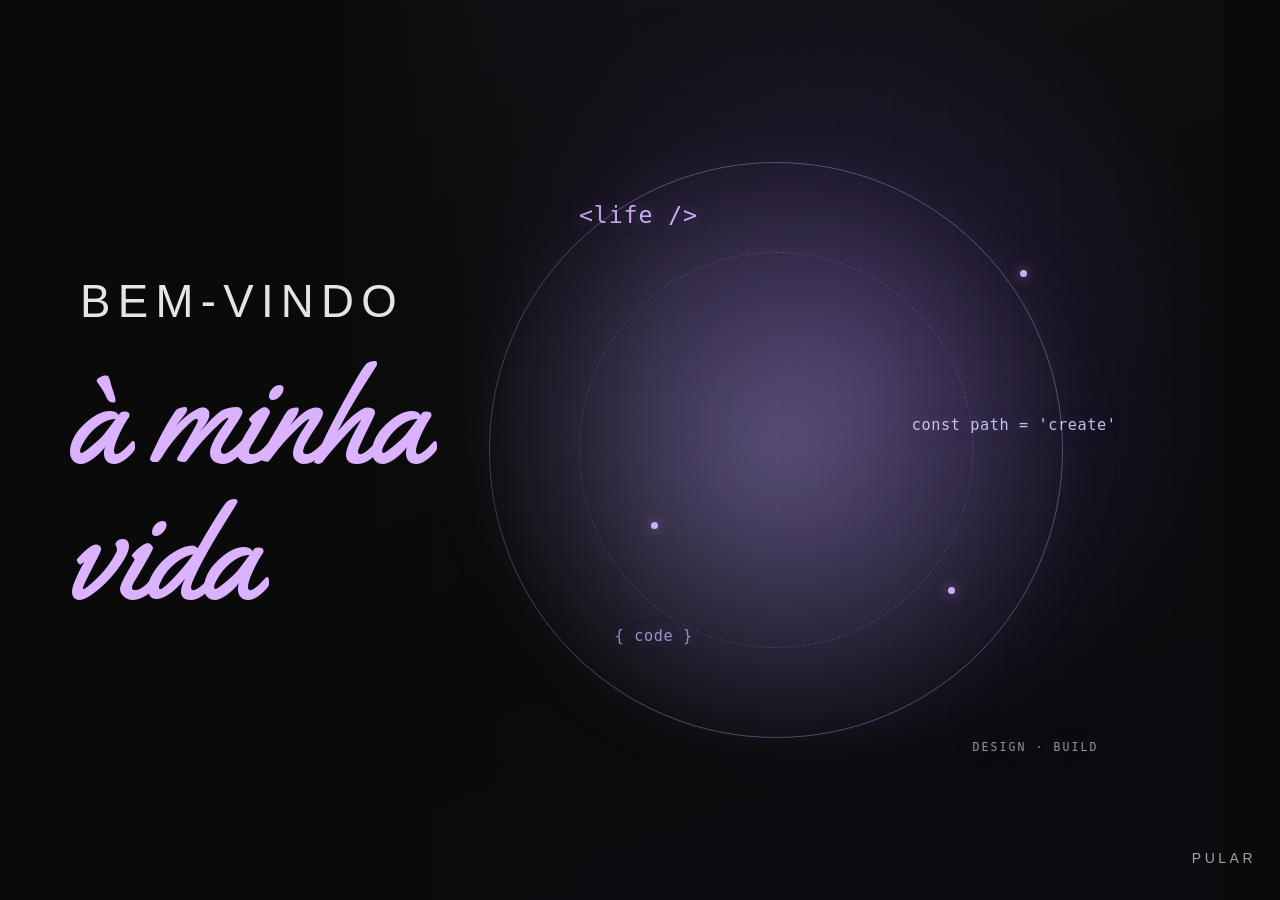
<file: index.html>
<!doctype html>
<html lang="pt-BR">
  <head>
    <meta charset="UTF-8" />
    <link rel="icon" type="image/svg+xml" href="/favicon.svg" />
    <meta name="viewport" content="width=device-width, initial-scale=1.0" />
    <title>Currículo</title>
    <script type="module" crossorigin src="/assets/index-DoRdaUNX.js"></script>
    <link rel="stylesheet" crossorigin href="/assets/index-DjkYB2BO.css">
  </head>
  <body>
    <div id="root"></div>
  </body>
</html>
</file>
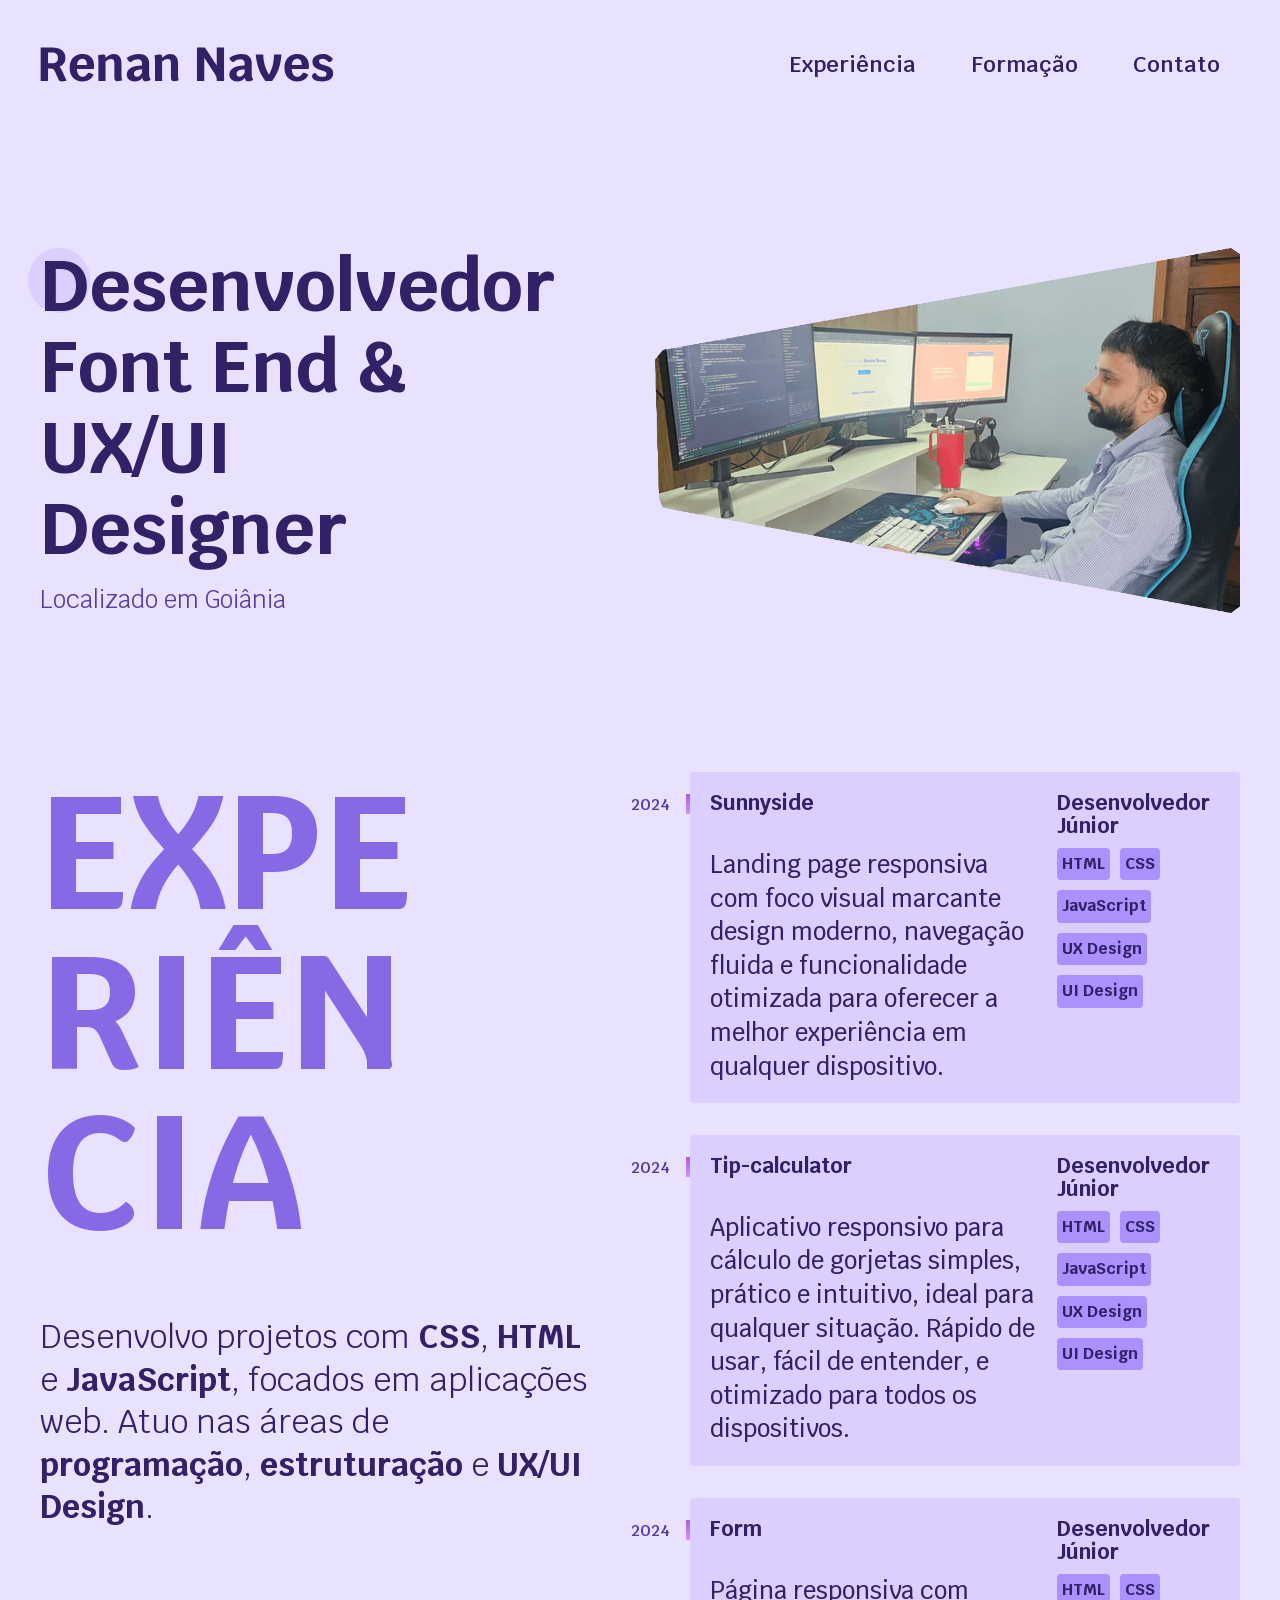
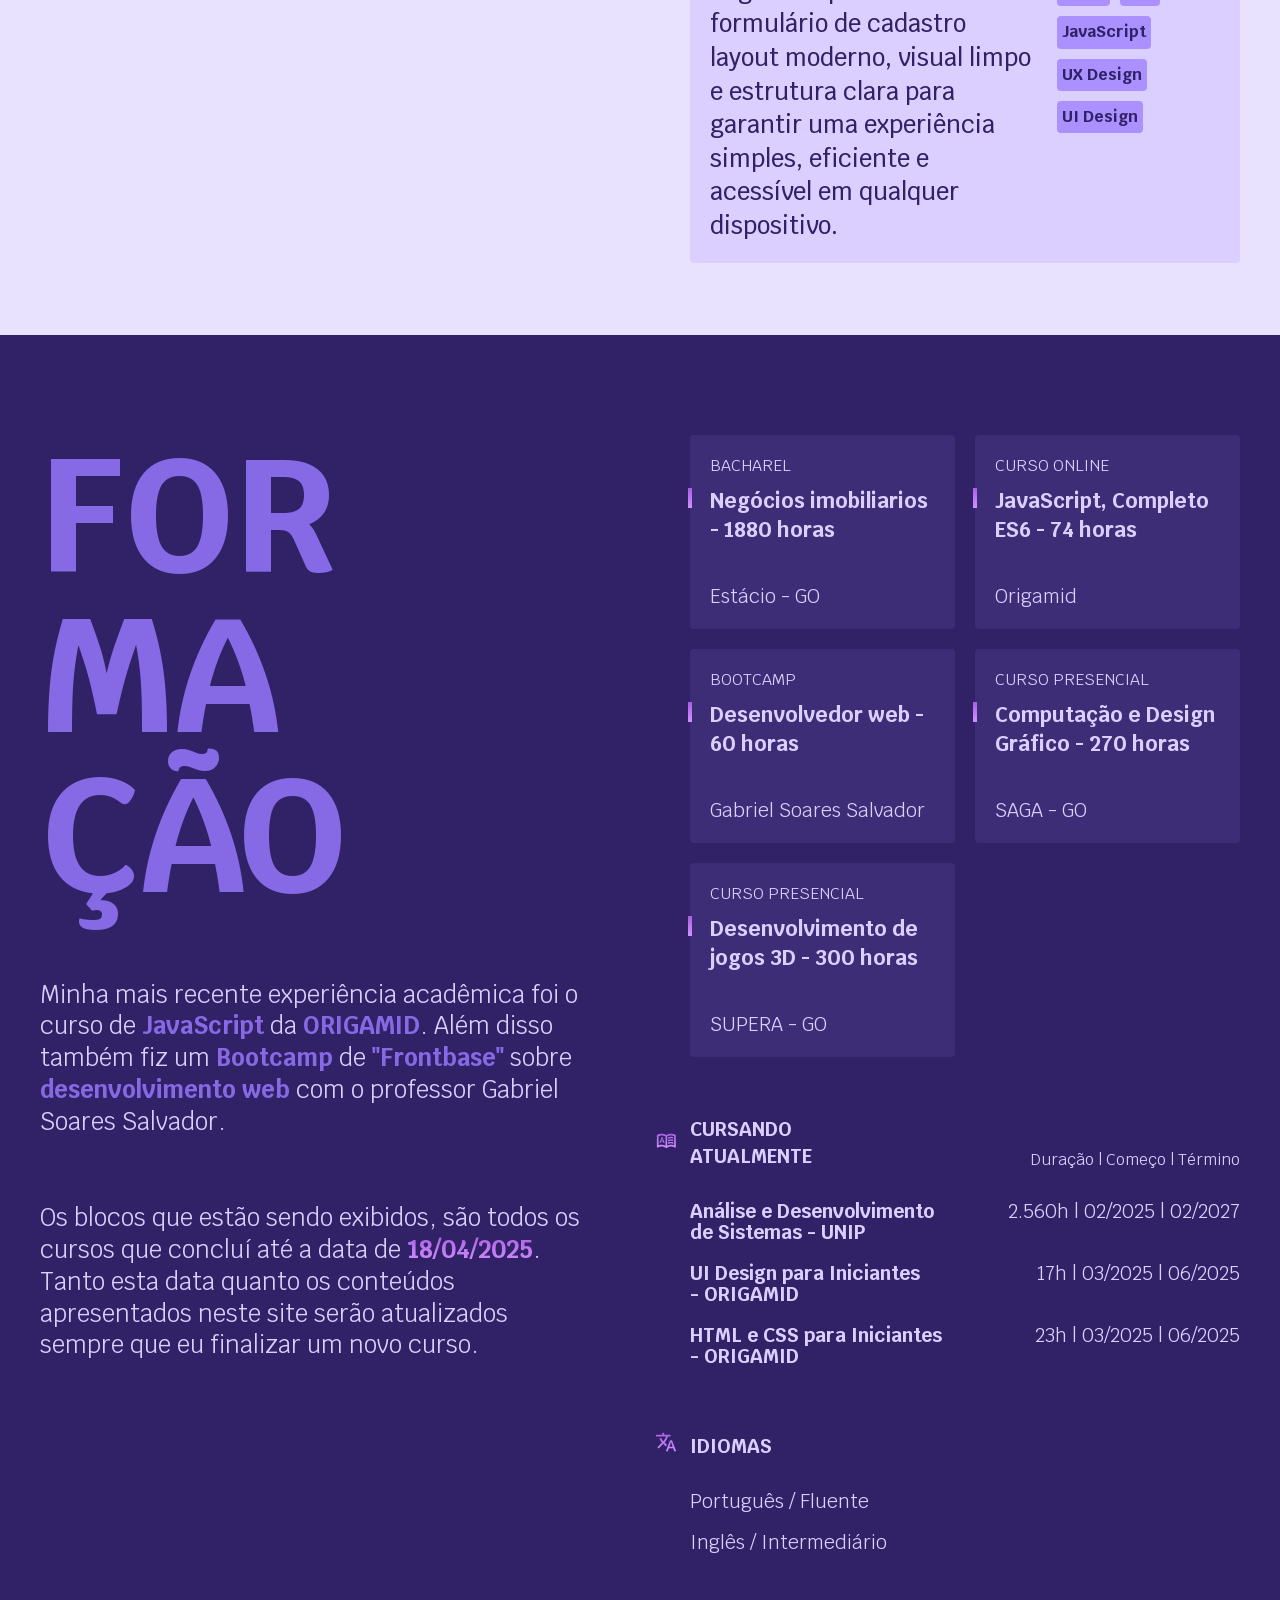
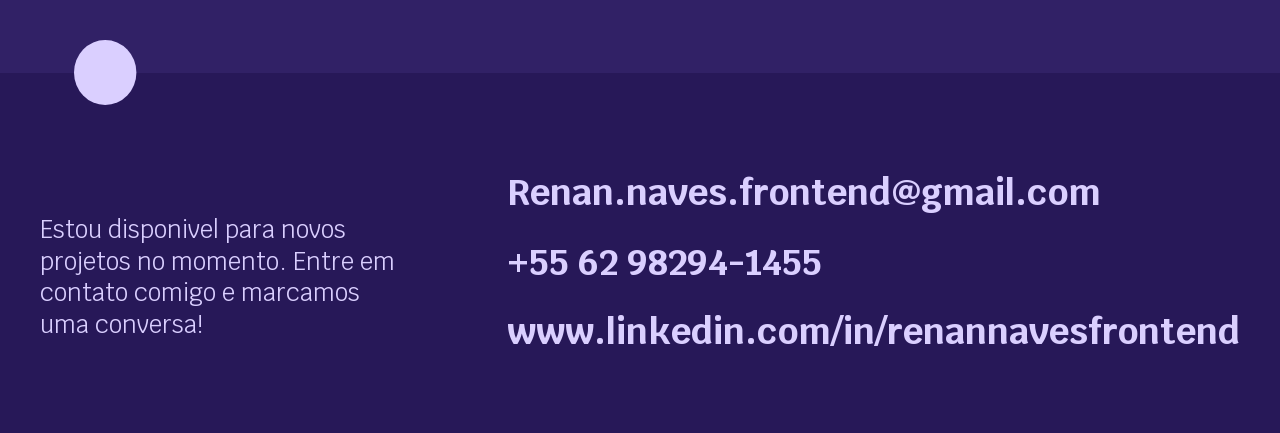
<file: curriculo-v1/index.html>
<!DOCTYPE html>
<html lang="en">
	<head>
		<meta charset="UTF-8" />
		<meta name="viewport" content="width=device-width, initial-scale=1.0" />
		<meta name="description" content="Desenvolvedor Font End & UX/UI Designer, localizado em Goiânia">
		<title>Curriculo</title>
		<link rel="stylesheet" href="./css/style.min.css" />
		<link rel="preconnect" href="https://fonts.googleapis.com" />
		<link rel="preconnect" href="https://fonts.gstatic.com" crossorigin />
		<link rel="icon" href="./favicon.svg" type="image/svg+xml">
		<link
			href="https://fonts.googleapis.com/css2?family=Barlow:ital,wght@0,100;0,200;0,300;0,400;0,500;0,600;0,700;0,800;0,900;1,100;1,200;1,300;1,400;1,500;1,600;1,700;1,800;1,900&family=Edu+AU+VIC+WA+NT+Pre:wght@400..700&family=Heebo:wght@100..900&family=Kalam:wght@300;400;700&family=Krub:ital,wght@0,200;0,300;0,400;0,500;0,600;0,700;1,200;1,300;1,400;1,500;1,600;1,700&family=Merriweather:ital,wght@0,300;0,400;0,700;0,900;1,300;1,400;1,700;1,900&family=Roboto:ital,wght@0,100;0,300;0,400;0,500;0,700;0,900;1,100;1,300;1,400;1,500;1,700;1,900&family=Space+Mono:ital,wght@0,400;0,700;1,400;1,700&display=swap"
			rel="stylesheet"
		/>
	</head>
	<body>
		<header class="header">
			<img src="./img/Renan Naves - logo.svg" alt="marca" />
			<nav>
				<ul class="header-menu">
					<li><a href="#experiencia">Experiência</a></li>
					<li><a href="#formacao">Formação</a></li>
					<li><a href="#contato">Contato</a></li>
				</ul>
			</nav>
		</header>
		<div class="separator-group">
			<div class="separator"></div>
			<div class="separator"></div>
		</div>
		<main class="introducao">
			<div>
				<h1>
					Desenvolvedor <br />
					Font End &<br />
					UX/UI Designer
				</h1>
				<p>Localizado em Goiânia</p>
			</div>

			<img src="./img/Vector 2 (1).png" alt="Renan" />
		</main>

		<section class="experiencia" id="experiencia" aria-label="Experiência">
			<div class="experiencia-subtitulo">
				<h2 class="subtitulo">Experiência</h2>

				<div class="experiencia-texto">
					<p>
						Desenvolvo projetos com <strong>CSS</strong>, <strong>HTML</strong> e <strong>JavaScript</strong>, focados em aplicações web.
						Atuo nas áreas de <strong>programação</strong>, <strong>estruturação</strong> e <strong>UX/UI Design</strong>.
					</p>
				</div>
			</div>

			<div class="experiencia-container">
				<div class="projetos">
					<span class="projetos-ano">2024</span>
					<h3 class="projetos-titulo">Sunnyside</h3>
					<span class="projetos-titulo">Desenvolvedor Júnior</span>
					<p class="projetos-texto">
						Landing page responsiva com foco visual marcante design moderno, navegação fluida e funcionalidade otimizada para oferecer a
						melhor experiência em qualquer dispositivo.
					</p>
					<ul class="projetos-habilidades">
						<li>HTML</li>
						<li>CSS</li>
						<li>JavaScript</li>
						<li>UX Design</li>
						<li>UI Design</li>
					</ul>
				</div>

				<div class="projetos">
					<span class="projetos-ano">2024</span>
					<h3 class="projetos-titulo">Tip-calculator</h3>
					<span class="projetos-titulo">Desenvolvedor Júnior</span>
					<p class="projetos-texto">
						Aplicativo responsivo para cálculo de gorjetas simples, prático e intuitivo, ideal para qualquer situação. Rápido de usar, fácil
						de entender, e otimizado para todos os dispositivos.
					</p>
					<ul class="projetos-habilidades">
						<li>HTML</li>
						<li>CSS</li>
						<li>JavaScript</li>
						<li>UX Design</li>
						<li>UI Design</li>
					</ul>
				</div>

				<div class="projetos">
					<span class="projetos-ano">2024</span>
					<h3 class="projetos-titulo">Form</h3>
					<span class="projetos-titulo">Desenvolvedor Júnior</span>
					<p class="projetos-texto">
						Página responsiva com formulário de cadastro layout moderno, visual limpo e estrutura clara para garantir uma experiência
						simples, eficiente e acessível em qualquer dispositivo.
					</p>
					<ul class="projetos-habilidades">
						<li>HTML</li>
						<li>CSS</li>
						<li>JavaScript</li>
						<li>UX Design</li>
						<li>UI Design</li>
					</ul>
				</div>
			</div>
		</section>

		<section class="formacao" id="formacao" aria-label="Formação">
			<div class="formacao-container">
				<div class="formacao-group">
					<h2 class="subtitulo">Formação</h2>
					<div class="formacao-texto">
						<p>
							Minha mais recente experiência acadêmica foi o curso de <strong>JavaScript</strong> da <strong>ORIGAMID</strong>. Além disso
							também fiz um <strong>Bootcamp</strong> de <strong>"Frontbase"</strong> sobre <strong>desenvolvimento web</strong> com o
							professor Gabriel Soares Salvador.
						</p>
						<br />
						<br>
						<p>
							Os blocos que estão sendo exibidos, são todos os cursos que concluí até a data de
							<span class="formacao-data">18/04/2025</span>. Tanto esta data quanto os conteúdos apresentados neste site serão atualizados
							sempre que eu finalizar um novo curso.
						</p>
					</div>
				</div>
				<div class="faculdade-group">
					<ul class="faculdade-lista">
						<li class="faculdade">
							<span class="faculdade-tipo">Bacharel</span>
							<h3 class="faculdade-curso">Negócios imobiliarios - 1880 horas</h3>
							<span class="faculdade-instituicao">Estácio - GO</span>
						</li>
						<li class="faculdade">
							<span class="faculdade-tipo">Curso Online</span>
							<h3 class="faculdade-curso">JavaScript, Completo ES6 - 74 horas</h3>
							<span class="faculdade-instituicao">Origamid</span>
						</li>
						<li class="faculdade">
							<span class="faculdade-tipo">Bootcamp</span>
							<h3 class="faculdade-curso">Desenvolvedor web - 60 horas</h3>
							<span class="faculdade-instituicao">Gabriel Soares Salvador</span>
						</li>
						<li class="faculdade">
							<span class="faculdade-tipo">Curso Presencial</span>
							<h3 class="faculdade-curso">Computação e Design Gráfico - 270 horas</h3>
							<span class="faculdade-instituicao">SAGA - GO</span>
						</li>
						<li class="faculdade">
							<span class="faculdade-tipo">Curso Presencial</span>
							<h3 class="faculdade-curso">Desenvolvimento de jogos 3D - 300 horas</h3>
							<span class="faculdade-instituicao">SUPERA - GO</span>
						</li>
					</ul>
					<div class="formacao-extra">
						<div class="cursos">
							<div class="cursos-titulo">
								<h3>Cursando Atualmente</h3>
								<p>Duração | Começo | Término</p>
							</div>
							<ul>
								<li>
									<strong>Análise e Desenvolvimento<br />de Sistemas - UNIP</strong><span>2.560h | 02/2025 | 02/2027</span>
								</li>
								<li>
									<strong>UI Design para Iniciantes<br />- ORIGAMID</strong> <span>17h | 03/2025 | 06/2025</span>
								</li>
								<li>
									<strong>HTML e CSS para Iniciantes<br />- ORIGAMID </strong><span>23h | 03/2025 | 06/2025</span>
								</li>
							</ul>
						</div>

						<div class="idiomas">
							<h3>Idiomas</h3>
							<ul>
								<li>Português / <span>Fluente</span></li>
								<li>Inglês / <span>Intermediário</span></li>
							</ul>
						</div>
					</div>
				</div>
			</div>
		</section>
		<footer class="footer" id="contato">
			<div class="footer-container">
				<p class="footer-texto">Estou disponivel para novos projetos no momento. Entre em contato comigo e marcamos uma conversa!</p>
				<ul class="footer-contato">
					<li>Renan.naves.frontend@gmail.com</li>
					<li> <a href="https://wa.me/5562982941455" target="_blank" aria-label="Entre em contato para mais informações">+55 62 98294-1455</a></li>
					<li><a href="https://www.linkedin.com/in/renannavesfrontend/" target="_blank" aria-label="Acesse o site para ter mais informações">www.linkedin.com/in/renannavesfrontend</a</li>
				</ul>
			</div>
		</footer>
	</body>
</html>
</file>
<file: assets/index-DjkYB2BO.css>
@font-face{font-family:Yellowtail;font-style:normal;font-display:swap;font-weight:400;src:url(/assets/yellowtail-latin-ext-400-normal-sEGoB7yK.woff2)format("woff2"),url(/assets/yellowtail-latin-ext-400-normal-BmJ29hGN.woff)format("woff");unicode-range:U+100-2BA,U+2BD-2C5,U+2C7-2CC,U+2CE-2D7,U+2DD-2FF,U+304,U+308,U+329,U+1D00-1DBF,U+1E00-1E9F,U+1EF2-1EFF,U+2020,U+20A0-20AB,U+20AD-20C0,U+2113,U+2C60-2C7F,U+A720-A7FF}@font-face{font-family:Yellowtail;font-style:normal;font-display:swap;font-weight:400;src:url(/assets/yellowtail-latin-400-normal-BfFX3xIh.woff2)format("woff2"),url(/assets/yellowtail-latin-400-normal-qKkxeRph.woff)format("woff");unicode-range:U+??,U+131,U+152-153,U+2BB-2BC,U+2C6,U+2DA,U+2DC,U+304,U+308,U+329,U+2000-206F,U+20AC,U+2122,U+2191,U+2193,U+2212,U+2215,U+FEFF,U+FFFD}@layer properties{@supports (((-webkit-hyphens:none)) and (not (margin-trim:block))) or ((-moz-orient:inline) and (not (color:rgb(from red r g b)))){*,:before,:after,::backdrop{--tw-translate-x:0;--tw-translate-y:0;--tw-translate-z:0;--tw-scale-x:1;--tw-scale-y:1;--tw-scale-z:1;--tw-scroll-snap-strictness:proximity;--tw-border-style:solid;--tw-gradient-position:initial;--tw-gradient-from:#0000;--tw-gradient-via:#0000;--tw-gradient-to:#0000;--tw-gradient-stops:initial;--tw-gradient-via-stops:initial;--tw-gradient-from-position:0%;--tw-gradient-via-position:50%;--tw-gradient-to-position:100%;--tw-leading:initial;--tw-font-weight:initial;--tw-tracking:initial;--tw-ordinal:initial;--tw-slashed-zero:initial;--tw-numeric-figure:initial;--tw-numeric-spacing:initial;--tw-numeric-fraction:initial;--tw-shadow:0 0 #0000;--tw-shadow-color:initial;--tw-shadow-alpha:100%;--tw-inset-shadow:0 0 #0000;--tw-inset-shadow-color:initial;--tw-inset-shadow-alpha:100%;--tw-ring-color:initial;--tw-ring-shadow:0 0 #0000;--tw-inset-ring-color:initial;--tw-inset-ring-shadow:0 0 #0000;--tw-ring-inset:initial;--tw-ring-offset-width:0px;--tw-ring-offset-color:#fff;--tw-ring-offset-shadow:0 0 #0000;--tw-blur:initial;--tw-brightness:initial;--tw-contrast:initial;--tw-grayscale:initial;--tw-hue-rotate:initial;--tw-invert:initial;--tw-opacity:initial;--tw-saturate:initial;--tw-sepia:initial;--tw-drop-shadow:initial;--tw-drop-shadow-color:initial;--tw-drop-shadow-alpha:100%;--tw-drop-shadow-size:initial;--tw-backdrop-blur:initial;--tw-backdrop-brightness:initial;--tw-backdrop-contrast:initial;--tw-backdrop-grayscale:initial;--tw-backdrop-hue-rotate:initial;--tw-backdrop-invert:initial;--tw-backdrop-opacity:initial;--tw-backdrop-saturate:initial;--tw-backdrop-sepia:initial;--tw-duration:initial;--tw-ease:initial}}}@layer theme{:root,:host{--font-sans:-apple-system, BlinkMacSystemFont, "Segoe UI", Roboto, "Helvetica Neue", "Noto Sans", Arial, sans-serif, "Apple Color Emoji", "Segoe UI Emoji", "Segoe UI Symbol", "Noto Color Emoji";--font-mono:ui-monospace, SFMono-Regular, Menlo, Monaco, Consolas, "Liberation Mono", "Courier New", monospace;--color-sky-600:oklch(58.8% .158 241.966);--color-indigo-500:oklch(58.5% .233 277.117);--color-indigo-600:oklch(51.1% .262 276.966);--color-violet-500:oklch(60.6% .25 292.717);--color-violet-600:oklch(54.1% .281 293.009);--color-purple-100:oklch(94.6% .033 307.174);--color-purple-200:oklch(90.2% .063 306.703);--color-purple-300:oklch(82.7% .119 306.383);--color-purple-400:oklch(71.4% .203 305.504);--color-purple-500:oklch(62.7% .265 303.9);--color-purple-600:oklch(55.8% .288 302.321);--color-fuchsia-500:oklch(66.7% .295 322.15);--color-fuchsia-600:oklch(59.1% .293 322.896);--color-neutral-50:oklch(98.5% 0 none);--color-neutral-100:oklch(97% 0 none);--color-neutral-200:oklch(92.2% 0 none);--color-neutral-300:oklch(87% 0 none);--color-neutral-400:oklch(70.8% 0 none);--color-neutral-500:oklch(55.6% 0 none);--color-neutral-600:oklch(43.9% 0 none);--color-neutral-700:oklch(37.1% 0 none);--color-neutral-800:oklch(26.9% 0 none);--color-neutral-900:oklch(20.5% 0 none);--color-neutral-950:oklch(14.5% 0 none);--color-white:#fff;--spacing:.25rem;--container-md:28rem;--container-xl:36rem;--container-5xl:64rem;--text-xs:.75rem;--text-xs--line-height:calc(1 / .75);--text-sm:.875rem;--text-sm--line-height:calc(1.25 / .875);--text-base:1rem;--text-base--line-height:calc(1.5 / 1);--text-lg:1.125rem;--text-lg--line-height:calc(1.75 / 1.125);--text-xl:1.25rem;--text-xl--line-height:calc(1.75 / 1.25);--text-8xl:6rem;--text-8xl--line-height:1;--text-9xl:8rem;--text-9xl--line-height:1;--font-weight-medium:500;--font-weight-semibold:600;--tracking-normal:0em;--tracking-wide:.025em;--tracking-widest:.1em;--leading-snug:1.375;--radius-lg:.5rem;--radius-xl:.75rem;--radius-2xl:1rem;--ease-out:cubic-bezier(0, 0, .2, 1);--blur-sm:8px;--default-transition-duration:.15s;--default-transition-timing-function:cubic-bezier(.4, 0, .2, 1);--default-font-family:var(--font-sans);--default-mono-font-family:var(--font-mono)}}@layer base{*,:after,:before,::backdrop{box-sizing:border-box;border:0 solid;margin:0;padding:0}::file-selector-button{box-sizing:border-box;border:0 solid;margin:0;padding:0}html,:host{-webkit-text-size-adjust:100%;tab-size:4;line-height:1.5;font-family:var(--default-font-family,-apple-system, BlinkMacSystemFont, "Segoe UI", Roboto, "Helvetica Neue", "Noto Sans", Arial, sans-serif, "Apple Color Emoji", "Segoe UI Emoji", "Segoe UI Symbol", "Noto Color Emoji");font-feature-settings:var(--default-font-feature-settings,normal);font-variation-settings:var(--default-font-variation-settings,normal);-webkit-tap-highlight-color:transparent}hr{height:0;color:inherit;border-top-width:1px}abbr:where([title]){-webkit-text-decoration:underline dotted;text-decoration:underline dotted}h1,h2,h3,h4,h5,h6{font-size:inherit;font-weight:inherit}a{color:inherit;-webkit-text-decoration:inherit;-webkit-text-decoration:inherit;-webkit-text-decoration:inherit;-webkit-text-decoration:inherit;text-decoration:inherit}b,strong{font-weight:bolder}code,kbd,samp,pre{font-family:var(--default-mono-font-family,ui-monospace, SFMono-Regular, Menlo, Monaco, Consolas, "Liberation Mono", "Courier New", monospace);font-feature-settings:var(--default-mono-font-feature-settings,normal);font-variation-settings:var(--default-mono-font-variation-settings,normal);font-size:1em}small{font-size:80%}sub,sup{vertical-align:baseline;font-size:75%;line-height:0;position:relative}sub{bottom:-.25em}sup{top:-.5em}table{text-indent:0;border-color:inherit;border-collapse:collapse}:-moz-focusring:where(:not(iframe)){outline:auto}progress{vertical-align:baseline}summary{display:list-item}ol,ul,menu{list-style:none}img,svg,video,canvas,audio,iframe,embed,object{vertical-align:middle;display:block}img,video{max-width:100%;height:auto}button,input,select,optgroup,textarea{font:inherit;font-feature-settings:inherit;font-variation-settings:inherit;letter-spacing:inherit;color:inherit;opacity:1;background-color:#0000;border-radius:0}::file-selector-button{font:inherit;font-feature-settings:inherit;font-variation-settings:inherit;letter-spacing:inherit;color:inherit;opacity:1;background-color:#0000;border-radius:0}:where(select:is([multiple],[size])) optgroup{font-weight:bolder}:where(select:is([multiple],[size])) optgroup option{padding-inline-start:20px}::file-selector-button{margin-inline-end:4px}::placeholder{opacity:1}@supports (not ((-webkit-appearance:-apple-pay-button))) or (contain-intrinsic-size:1px){::placeholder{color:currentColor}@supports (color:color-mix(in lab, red, red)){::placeholder{color:color-mix(in oklab, currentcolor 50%, transparent)}}}textarea{resize:vertical}::-webkit-search-decoration{-webkit-appearance:none}::-webkit-date-and-time-value{min-height:1lh;text-align:inherit}::-webkit-datetime-edit{display:inline-flex}::-webkit-datetime-edit-fields-wrapper{padding:0}::-webkit-datetime-edit{padding-block:0}::-webkit-datetime-edit-year-field{padding-block:0}::-webkit-datetime-edit-month-field{padding-block:0}::-webkit-datetime-edit-day-field{padding-block:0}::-webkit-datetime-edit-hour-field{padding-block:0}::-webkit-datetime-edit-minute-field{padding-block:0}::-webkit-datetime-edit-second-field{padding-block:0}::-webkit-datetime-edit-millisecond-field{padding-block:0}::-webkit-datetime-edit-meridiem-field{padding-block:0}::-webkit-calendar-picker-indicator{line-height:1}:-moz-ui-invalid{box-shadow:none}button,input:where([type=button],[type=reset],[type=submit]){appearance:button}::file-selector-button{appearance:button}::-webkit-inner-spin-button{height:auto}::-webkit-outer-spin-button{height:auto}[hidden]:where(:not([hidden=until-found])){display:none!important}}@layer components;@layer utilities{.pointer-events-auto{pointer-events:auto}.pointer-events-none{pointer-events:none}.visible{visibility:visible}.sr-only{clip-path:inset(50%);white-space:nowrap;border-width:0;width:1px;height:1px;margin:-1px;padding:0;position:absolute;overflow:hidden}.absolute{position:absolute}.fixed{position:fixed}.relative{position:relative}.inset-0{inset:0}.inset-x-0{inset-inline:0}.inset-y-0{inset-block:0}.top-2{top:calc(var(--spacing) * 2)}.top-3{top:calc(var(--spacing) * 3)}.right-0{right:0}.right-5{right:calc(var(--spacing) * 5)}.right-10{right:calc(var(--spacing) * 10)}.bottom-6{bottom:calc(var(--spacing) * 6)}.left-0{left:0}.isolate{isolation:isolate}.-z-0{z-index:calc(0 * -1)}.-z-10{z-index:calc(10 * -1)}.z-0{z-index:0}.z-10{z-index:10}.z-20{z-index:20}.z-50{z-index:50}.mx-1\.5{margin-inline:calc(var(--spacing) * 1.5)}.mx-4{margin-inline:calc(var(--spacing) * 4)}.mx-auto{margin-inline:auto}.mt-0{margin-top:0}.mt-1{margin-top:var(--spacing)}.mt-1\.5{margin-top:calc(var(--spacing) * 1.5)}.mt-2\.5{margin-top:calc(var(--spacing) * 2.5)}.mt-3{margin-top:calc(var(--spacing) * 3)}.mt-4{margin-top:calc(var(--spacing) * 4)}.mt-10{margin-top:calc(var(--spacing) * 10)}.mt-auto{margin-top:auto}.mb-0\.5{margin-bottom:calc(var(--spacing) * .5)}.mb-2\.5{margin-bottom:calc(var(--spacing) * 2.5)}.block{display:block}.contents{display:contents}.flex{display:flex}.grid{display:grid}.hidden{display:none}.inline-flex{display:inline-flex}.h-1\.5{height:calc(var(--spacing) * 1.5)}.h-3\.5{height:calc(var(--spacing) * 3.5)}.h-4{height:calc(var(--spacing) * 4)}.h-7{height:calc(var(--spacing) * 7)}.h-9{height:calc(var(--spacing) * 9)}.h-\[min\(64dvh\,34rem\)\]{height:min(64dvh,34rem)}.h-\[min\(80dvh\,52rem\)\]{height:min(80dvh,52rem)}.h-auto{height:auto}.h-full{height:100%}.h-svh{height:100svh}.max-h-\[min\(62dvh\,34rem\)\]{max-height:min(62dvh,34rem)}.max-h-\[min\(80dvh\,52rem\)\]{max-height:min(80dvh,52rem)}.max-h-full{max-height:100%}.max-h-svh{max-height:100svh}.min-h-0{min-height:0}.min-h-11{min-height:calc(var(--spacing) * 11)}.min-h-\[min\(60dvh\,28rem\)\]{min-height:min(60dvh,28rem)}.min-h-svh{min-height:100svh}.w-1\.5{width:calc(var(--spacing) * 1.5)}.w-3\.5{width:calc(var(--spacing) * 3.5)}.w-4{width:calc(var(--spacing) * 4)}.w-7{width:calc(var(--spacing) * 7)}.w-9{width:calc(var(--spacing) * 9)}.w-10{width:calc(var(--spacing) * 10)}.w-\[min\(42rem\,88vw\)\]{width:min(42rem,88vw)}.w-\[min\(70vw\,980px\)\]{width:min(70vw,980px)}.w-auto{width:auto}.w-fit{width:fit-content}.w-full{width:100%}.max-w-5xl{max-width:var(--container-5xl)}.max-w-\[11ch\]{max-width:11ch}.max-w-\[16rem\]{max-width:16rem}.max-w-\[18ch\]{max-width:18ch}.max-w-\[88\%\]{max-width:88%}.max-w-\[100vw\]{max-width:100vw}.max-w-\[1600px\]{max-width:1600px}.max-w-\[min\(92\%\,22rem\)\]{max-width:min(92%,22rem)}.max-w-\[min\(92\%\,28rem\)\]{max-width:min(92%,28rem)}.max-w-full{max-width:100%}.max-w-md{max-width:var(--container-md)}.max-w-none{max-width:none}.max-w-xl{max-width:var(--container-xl)}.min-w-0{min-width:0}.flex-1{flex:1}.shrink{flex-shrink:1}.shrink-0{flex-shrink:0}.origin-center{transform-origin:50%}.translate-x-0{--tw-translate-x:0px;translate:var(--tw-translate-x) var(--tw-translate-y)}.translate-x-1{--tw-translate-x:var(--spacing);translate:var(--tw-translate-x) var(--tw-translate-y)}.scale-100{--tw-scale-x:100%;--tw-scale-y:100%;--tw-scale-z:100%;scale:var(--tw-scale-x) var(--tw-scale-y)}.scale-\[0\.86\]{scale:.86}.rotate-0{rotate:0deg}.rotate-180{rotate:180deg}.cursor-grab{cursor:grab}.cursor-grabbing{cursor:grabbing}.cursor-pointer{cursor:pointer}.snap-x{scroll-snap-type:x var(--tw-scroll-snap-strictness)}.snap-mandatory{--tw-scroll-snap-strictness:mandatory}.snap-center{scroll-snap-align:center}.grid-cols-1{grid-template-columns:repeat(1,minmax(0,1fr))}.grid-cols-\[minmax\(0\,0\.88fr\)_auto_minmax\(0\,1\.12fr\)\]{grid-template-columns:minmax(0,.88fr) auto minmax(0,1.12fr)}.grid-cols-\[minmax\(0\,1fr\)_auto_minmax\(0\,1fr\)\]{grid-template-columns:minmax(0,1fr) auto minmax(0,1fr)}.grid-rows-\[0fr\]{grid-template-rows:0fr}.grid-rows-\[1fr\]{grid-template-rows:1fr}.flex-col{flex-direction:column}.flex-wrap{flex-wrap:wrap}.items-center{align-items:center}.items-end{align-items:flex-end}.items-start{align-items:flex-start}.items-stretch{align-items:stretch}.justify-between{justify-content:space-between}.justify-center{justify-content:center}.justify-end{justify-content:flex-end}.justify-start{justify-content:flex-start}.gap-1\.5{gap:calc(var(--spacing) * 1.5)}.gap-2{gap:calc(var(--spacing) * 2)}.gap-2\.5{gap:calc(var(--spacing) * 2.5)}.gap-3{gap:calc(var(--spacing) * 3)}.gap-3\.5{gap:calc(var(--spacing) * 3.5)}.gap-4{gap:calc(var(--spacing) * 4)}.gap-5{gap:calc(var(--spacing) * 5)}.gap-6{gap:calc(var(--spacing) * 6)}.gap-7{gap:calc(var(--spacing) * 7)}.gap-8{gap:calc(var(--spacing) * 8)}.gap-y-6{row-gap:calc(var(--spacing) * 6)}.self-stretch{align-self:stretch}.truncate{text-overflow:ellipsis;white-space:nowrap;overflow:hidden}.overflow-auto{overflow:auto}.overflow-hidden{overflow:hidden}.overflow-visible{overflow:visible}.overflow-x-auto{overflow-x:auto}.overflow-x-clip{overflow-x:clip}.rounded-2xl{border-radius:var(--radius-2xl)}.rounded-full{border-radius:2147483647px}.rounded-lg{border-radius:var(--radius-lg)}.rounded-xl{border-radius:var(--radius-xl)}.border{border-style:var(--tw-border-style);border-width:1px}.border-0{border-style:var(--tw-border-style);border-width:0}.border-t{border-top-style:var(--tw-border-style);border-top-width:1px}.border-b{border-bottom-style:var(--tw-border-style);border-bottom-width:1px}.border-l-2{border-left-style:var(--tw-border-style);border-left-width:2px}.border-dotted{--tw-border-style:dotted;border-style:dotted}.border-neutral-700{border-color:var(--color-neutral-700)}.border-neutral-800{border-color:var(--color-neutral-800)}.border-purple-200{border-color:var(--color-purple-200)}.border-purple-300\/25{border-color:#d9b3ff40}@supports (color:color-mix(in lab, red, red)){.border-purple-300\/25{border-color:color-mix(in oklab, var(--color-purple-300) 25%, transparent)}}.border-purple-300\/55{border-color:#d9b3ff8c}@supports (color:color-mix(in lab, red, red)){.border-purple-300\/55{border-color:color-mix(in oklab, var(--color-purple-300) 55%, transparent)}}.border-purple-300\/90{border-color:#d9b3ffe6}@supports (color:color-mix(in lab, red, red)){.border-purple-300\/90{border-color:color-mix(in oklab, var(--color-purple-300) 90%, transparent)}}.border-white\/10{border-color:#ffffff1a}@supports (color:color-mix(in lab, red, red)){.border-white\/10{border-color:color-mix(in oklab, var(--color-white) 10%, transparent)}}.border-white\/15{border-color:#ffffff26}@supports (color:color-mix(in lab, red, red)){.border-white\/15{border-color:color-mix(in oklab, var(--color-white) 15%, transparent)}}.border-white\/20{border-color:#fff3}@supports (color:color-mix(in lab, red, red)){.border-white\/20{border-color:color-mix(in oklab, var(--color-white) 20%, transparent)}}.bg-neutral-900{background-color:var(--color-neutral-900)}.bg-neutral-950{background-color:var(--color-neutral-950)}.bg-neutral-950\/20{background-color:#0a0a0a33}@supports (color:color-mix(in lab, red, red)){.bg-neutral-950\/20{background-color:color-mix(in oklab, var(--color-neutral-950) 20%, transparent)}}.bg-neutral-950\/90{background-color:#0a0a0ae6}@supports (color:color-mix(in lab, red, red)){.bg-neutral-950\/90{background-color:color-mix(in oklab, var(--color-neutral-950) 90%, transparent)}}.bg-purple-300{background-color:var(--color-purple-300)}.bg-purple-500{background-color:var(--color-purple-500)}.bg-purple-500\/20{background-color:#ac4bff33}@supports (color:color-mix(in lab, red, red)){.bg-purple-500\/20{background-color:color-mix(in oklab, var(--color-purple-500) 20%, transparent)}}.bg-transparent{background-color:#0000}.bg-white{background-color:var(--color-white)}.bg-white\/5{background-color:#ffffff0d}@supports (color:color-mix(in lab, red, red)){.bg-white\/5{background-color:color-mix(in oklab, var(--color-white) 5%, transparent)}}.bg-linear-to-b{--tw-gradient-position:to bottom}@supports (background-image:linear-gradient(in lab, red, red)){.bg-linear-to-b{--tw-gradient-position:to bottom in oklab}}.bg-linear-to-b{background-image:linear-gradient(var(--tw-gradient-stops))}.bg-linear-to-br{--tw-gradient-position:to bottom right}@supports (background-image:linear-gradient(in lab, red, red)){.bg-linear-to-br{--tw-gradient-position:to bottom right in oklab}}.bg-linear-to-br{background-image:linear-gradient(var(--tw-gradient-stops))}.bg-linear-to-t{--tw-gradient-position:to top}@supports (background-image:linear-gradient(in lab, red, red)){.bg-linear-to-t{--tw-gradient-position:to top in oklab}}.bg-linear-to-t{background-image:linear-gradient(var(--tw-gradient-stops))}.bg-\[radial-gradient\(ellipse_at_top_right\,rgba\(168\,85\,247\,0\.16\)\,transparent_55\%\)\]{background-image:radial-gradient(at 100% 0,#a855f729,#0000 55%)}.from-fuchsia-500\/30{--tw-gradient-from:#e12afb4d}@supports (color:color-mix(in lab, red, red)){.from-fuchsia-500\/30{--tw-gradient-from:color-mix(in oklab, var(--color-fuchsia-500) 30%, transparent)}}.from-fuchsia-500\/30{--tw-gradient-stops:var(--tw-gradient-via-stops,var(--tw-gradient-position), var(--tw-gradient-from) var(--tw-gradient-from-position), var(--tw-gradient-to) var(--tw-gradient-to-position))}.from-fuchsia-600\/30{--tw-gradient-from:#c600db4d}@supports (color:color-mix(in lab, red, red)){.from-fuchsia-600\/30{--tw-gradient-from:color-mix(in oklab, var(--color-fuchsia-600) 30%, transparent)}}.from-fuchsia-600\/30{--tw-gradient-stops:var(--tw-gradient-via-stops,var(--tw-gradient-position), var(--tw-gradient-from) var(--tw-gradient-from-position), var(--tw-gradient-to) var(--tw-gradient-to-position))}.from-indigo-500\/35{--tw-gradient-from:#625fff59}@supports (color:color-mix(in lab, red, red)){.from-indigo-500\/35{--tw-gradient-from:color-mix(in oklab, var(--color-indigo-500) 35%, transparent)}}.from-indigo-500\/35{--tw-gradient-stops:var(--tw-gradient-via-stops,var(--tw-gradient-position), var(--tw-gradient-from) var(--tw-gradient-from-position), var(--tw-gradient-to) var(--tw-gradient-to-position))}.from-indigo-600\/35{--tw-gradient-from:#4f39f659}@supports (color:color-mix(in lab, red, red)){.from-indigo-600\/35{--tw-gradient-from:color-mix(in oklab, var(--color-indigo-600) 35%, transparent)}}.from-indigo-600\/35{--tw-gradient-stops:var(--tw-gradient-via-stops,var(--tw-gradient-position), var(--tw-gradient-from) var(--tw-gradient-from-position), var(--tw-gradient-to) var(--tw-gradient-to-position))}.from-neutral-950{--tw-gradient-from:var(--color-neutral-950);--tw-gradient-stops:var(--tw-gradient-via-stops,var(--tw-gradient-position), var(--tw-gradient-from) var(--tw-gradient-from-position), var(--tw-gradient-to) var(--tw-gradient-to-position))}.from-neutral-950\/35{--tw-gradient-from:#0a0a0a59}@supports (color:color-mix(in lab, red, red)){.from-neutral-950\/35{--tw-gradient-from:color-mix(in oklab, var(--color-neutral-950) 35%, transparent)}}.from-neutral-950\/35{--tw-gradient-stops:var(--tw-gradient-via-stops,var(--tw-gradient-position), var(--tw-gradient-from) var(--tw-gradient-from-position), var(--tw-gradient-to) var(--tw-gradient-to-position))}.from-neutral-950\/95{--tw-gradient-from:#0a0a0af2}@supports (color:color-mix(in lab, red, red)){.from-neutral-950\/95{--tw-gradient-from:color-mix(in oklab, var(--color-neutral-950) 95%, transparent)}}.from-neutral-950\/95{--tw-gradient-stops:var(--tw-gradient-via-stops,var(--tw-gradient-position), var(--tw-gradient-from) var(--tw-gradient-from-position), var(--tw-gradient-to) var(--tw-gradient-to-position))}.from-purple-500\/35{--tw-gradient-from:#ac4bff59}@supports (color:color-mix(in lab, red, red)){.from-purple-500\/35{--tw-gradient-from:color-mix(in oklab, var(--color-purple-500) 35%, transparent)}}.from-purple-500\/35{--tw-gradient-stops:var(--tw-gradient-via-stops,var(--tw-gradient-position), var(--tw-gradient-from) var(--tw-gradient-from-position), var(--tw-gradient-to) var(--tw-gradient-to-position))}.from-purple-600\/35{--tw-gradient-from:#9810fa59}@supports (color:color-mix(in lab, red, red)){.from-purple-600\/35{--tw-gradient-from:color-mix(in oklab, var(--color-purple-600) 35%, transparent)}}.from-purple-600\/35{--tw-gradient-stops:var(--tw-gradient-via-stops,var(--tw-gradient-position), var(--tw-gradient-from) var(--tw-gradient-from-position), var(--tw-gradient-to) var(--tw-gradient-to-position))}.from-sky-600\/30{--tw-gradient-from:#0084cc4d}@supports (color:color-mix(in lab, red, red)){.from-sky-600\/30{--tw-gradient-from:color-mix(in oklab, var(--color-sky-600) 30%, transparent)}}.from-sky-600\/30{--tw-gradient-stops:var(--tw-gradient-via-stops,var(--tw-gradient-position), var(--tw-gradient-from) var(--tw-gradient-from-position), var(--tw-gradient-to) var(--tw-gradient-to-position))}.from-transparent{--tw-gradient-from:transparent;--tw-gradient-stops:var(--tw-gradient-via-stops,var(--tw-gradient-position), var(--tw-gradient-from) var(--tw-gradient-from-position), var(--tw-gradient-to) var(--tw-gradient-to-position))}.from-violet-500\/35{--tw-gradient-from:#8d54ff59}@supports (color:color-mix(in lab, red, red)){.from-violet-500\/35{--tw-gradient-from:color-mix(in oklab, var(--color-violet-500) 35%, transparent)}}.from-violet-500\/35{--tw-gradient-stops:var(--tw-gradient-via-stops,var(--tw-gradient-position), var(--tw-gradient-from) var(--tw-gradient-from-position), var(--tw-gradient-to) var(--tw-gradient-to-position))}.from-violet-600\/35{--tw-gradient-from:#7f22fe59}@supports (color:color-mix(in lab, red, red)){.from-violet-600\/35{--tw-gradient-from:color-mix(in oklab, var(--color-violet-600) 35%, transparent)}}.from-violet-600\/35{--tw-gradient-stops:var(--tw-gradient-via-stops,var(--tw-gradient-position), var(--tw-gradient-from) var(--tw-gradient-from-position), var(--tw-gradient-to) var(--tw-gradient-to-position))}.from-violet-600\/40{--tw-gradient-from:#7f22fe66}@supports (color:color-mix(in lab, red, red)){.from-violet-600\/40{--tw-gradient-from:color-mix(in oklab, var(--color-violet-600) 40%, transparent)}}.from-violet-600\/40{--tw-gradient-stops:var(--tw-gradient-via-stops,var(--tw-gradient-position), var(--tw-gradient-from) var(--tw-gradient-from-position), var(--tw-gradient-to) var(--tw-gradient-to-position))}.via-neutral-900{--tw-gradient-via:var(--color-neutral-900);--tw-gradient-via-stops:var(--tw-gradient-position), var(--tw-gradient-from) var(--tw-gradient-from-position), var(--tw-gradient-via) var(--tw-gradient-via-position), var(--tw-gradient-to) var(--tw-gradient-to-position);--tw-gradient-stops:var(--tw-gradient-via-stops)}.via-neutral-950\/50{--tw-gradient-via:#0a0a0a80}@supports (color:color-mix(in lab, red, red)){.via-neutral-950\/50{--tw-gradient-via:color-mix(in oklab, var(--color-neutral-950) 50%, transparent)}}.via-neutral-950\/50{--tw-gradient-via-stops:var(--tw-gradient-position), var(--tw-gradient-from) var(--tw-gradient-from-position), var(--tw-gradient-via) var(--tw-gradient-via-position), var(--tw-gradient-to) var(--tw-gradient-to-position);--tw-gradient-stops:var(--tw-gradient-via-stops)}.via-neutral-950\/65{--tw-gradient-via:#0a0a0aa6}@supports (color:color-mix(in lab, red, red)){.via-neutral-950\/65{--tw-gradient-via:color-mix(in oklab, var(--color-neutral-950) 65%, transparent)}}.via-neutral-950\/65{--tw-gradient-via-stops:var(--tw-gradient-position), var(--tw-gradient-from) var(--tw-gradient-from-position), var(--tw-gradient-via) var(--tw-gradient-via-position), var(--tw-gradient-to) var(--tw-gradient-to-position);--tw-gradient-stops:var(--tw-gradient-via-stops)}.via-transparent{--tw-gradient-via:transparent;--tw-gradient-via-stops:var(--tw-gradient-position), var(--tw-gradient-from) var(--tw-gradient-from-position), var(--tw-gradient-via) var(--tw-gradient-via-position), var(--tw-gradient-to) var(--tw-gradient-to-position);--tw-gradient-stops:var(--tw-gradient-via-stops)}.to-neutral-950{--tw-gradient-to:var(--color-neutral-950);--tw-gradient-stops:var(--tw-gradient-via-stops,var(--tw-gradient-position), var(--tw-gradient-from) var(--tw-gradient-from-position), var(--tw-gradient-to) var(--tw-gradient-to-position))}.to-neutral-950\/5{--tw-gradient-to:#0a0a0a0d}@supports (color:color-mix(in lab, red, red)){.to-neutral-950\/5{--tw-gradient-to:color-mix(in oklab, var(--color-neutral-950) 5%, transparent)}}.to-neutral-950\/5{--tw-gradient-stops:var(--tw-gradient-via-stops,var(--tw-gradient-position), var(--tw-gradient-from) var(--tw-gradient-from-position), var(--tw-gradient-to) var(--tw-gradient-to-position))}.to-neutral-950\/25{--tw-gradient-to:#0a0a0a40}@supports (color:color-mix(in lab, red, red)){.to-neutral-950\/25{--tw-gradient-to:color-mix(in oklab, var(--color-neutral-950) 25%, transparent)}}.to-neutral-950\/25{--tw-gradient-stops:var(--tw-gradient-via-stops,var(--tw-gradient-position), var(--tw-gradient-from) var(--tw-gradient-from-position), var(--tw-gradient-to) var(--tw-gradient-to-position))}.to-neutral-950\/50{--tw-gradient-to:#0a0a0a80}@supports (color:color-mix(in lab, red, red)){.to-neutral-950\/50{--tw-gradient-to:color-mix(in oklab, var(--color-neutral-950) 50%, transparent)}}.to-neutral-950\/50{--tw-gradient-stops:var(--tw-gradient-via-stops,var(--tw-gradient-position), var(--tw-gradient-from) var(--tw-gradient-from-position), var(--tw-gradient-to) var(--tw-gradient-to-position))}.to-neutral-950\/75{--tw-gradient-to:#0a0a0abf}@supports (color:color-mix(in lab, red, red)){.to-neutral-950\/75{--tw-gradient-to:color-mix(in oklab, var(--color-neutral-950) 75%, transparent)}}.to-neutral-950\/75{--tw-gradient-stops:var(--tw-gradient-via-stops,var(--tw-gradient-position), var(--tw-gradient-from) var(--tw-gradient-from-position), var(--tw-gradient-to) var(--tw-gradient-to-position))}.to-transparent{--tw-gradient-to:transparent;--tw-gradient-stops:var(--tw-gradient-via-stops,var(--tw-gradient-position), var(--tw-gradient-from) var(--tw-gradient-from-position), var(--tw-gradient-to) var(--tw-gradient-to-position))}.object-contain{object-fit:contain}.object-cover{object-fit:cover}.object-\[68\%_32\%\]{object-position:68% 32%}.object-\[72\%_30\%\]{object-position:72% 30%}.object-center{object-position:center}.object-top{object-position:top}.p-2{padding:calc(var(--spacing) * 2)}.p-3{padding:calc(var(--spacing) * 3)}.p-6{padding:calc(var(--spacing) * 6)}.px-0{padding-inline:0}.px-3{padding-inline:calc(var(--spacing) * 3)}.px-4{padding-inline:calc(var(--spacing) * 4)}.px-5{padding-inline:calc(var(--spacing) * 5)}.px-\[max\(1rem\,calc\(\(100\%-min\(42rem\,88vw\)\)\/2\)\)\]{padding-inline:max(1rem,50% - min(42rem,88vw)/2)}.py-1{padding-block:var(--spacing)}.py-1\.5{padding-block:calc(var(--spacing) * 1.5)}.py-2\.5{padding-block:calc(var(--spacing) * 2.5)}.py-3{padding-block:calc(var(--spacing) * 3)}.py-4{padding-block:calc(var(--spacing) * 4)}.py-5{padding-block:calc(var(--spacing) * 5)}.py-7{padding-block:calc(var(--spacing) * 7)}.py-12{padding-block:calc(var(--spacing) * 12)}.pt-1{padding-top:var(--spacing)}.pt-4{padding-top:calc(var(--spacing) * 4)}.pt-6{padding-top:calc(var(--spacing) * 6)}.pt-\[0\.2em\]{padding-top:.2em}.pt-\[clamp\(4\.25rem\,11vw\,5\.75rem\)\]{padding-top:clamp(4.25rem,11vw,5.75rem)}.pr-3{padding-right:calc(var(--spacing) * 3)}.pb-1{padding-bottom:var(--spacing)}.pb-3{padding-bottom:calc(var(--spacing) * 3)}.pb-6{padding-bottom:calc(var(--spacing) * 6)}.pb-8{padding-bottom:calc(var(--spacing) * 8)}.pb-10{padding-bottom:calc(var(--spacing) * 10)}.pl-3{padding-left:calc(var(--spacing) * 3)}.pl-6{padding-left:calc(var(--spacing) * 6)}.text-center{text-align:center}.text-left{text-align:left}.text-base{font-size:var(--text-base);line-height:var(--tw-leading,var(--text-base--line-height))}.text-sm{font-size:var(--text-sm);line-height:var(--tw-leading,var(--text-sm--line-height))}.text-xs{font-size:var(--text-xs);line-height:var(--tw-leading,var(--text-xs--line-height))}.text-\[clamp\(0\.95rem\,1\.45vw\,1\.12rem\)\]{font-size:clamp(.95rem,1.45vw,1.12rem)}.text-\[clamp\(0\.98rem\,3\.8vw\,1\.12rem\)\]{font-size:clamp(.98rem,3.8vw,1.12rem)}.text-\[clamp\(1\.4rem\,3\.2vw\,2\.2rem\)\]{font-size:clamp(1.4rem,3.2vw,2.2rem)}.text-\[clamp\(1\.12rem\,4\.2vw\,1\.3rem\)\]{font-size:clamp(1.12rem,4.2vw,1.3rem)}.text-\[clamp\(1\.45rem\,5vw\,2\.85rem\)\]{font-size:clamp(1.45rem,5vw,2.85rem)}.text-\[clamp\(1rem\,4\.2vw\,1\.45rem\)\]{font-size:clamp(1rem,4.2vw,1.45rem)}.text-\[clamp\(1rem\,4vw\,1\.45rem\)\]{font-size:clamp(1rem,4vw,1.45rem)}.text-\[clamp\(2\.1rem\,3\.4vw\,3\.1rem\)\]{font-size:clamp(2.1rem,3.4vw,3.1rem)}.text-\[clamp\(2\.5rem\,11vw\,7\.5rem\)\]{font-size:clamp(2.5rem,11vw,7.5rem)}.text-\[clamp\(2\.25rem\,9vw\,5\.75rem\)\]{font-size:clamp(2.25rem,9vw,5.75rem)}.text-\[clamp\(2\.35rem\,10\.5vw\,4\.25rem\)\]{font-size:clamp(2.35rem,10.5vw,4.25rem)}.text-\[clamp\(2rem\,8vw\,2\.75rem\)\]{font-size:clamp(2rem,8vw,2.75rem)}.text-\[clamp\(3\.75rem\,14vw\,8\.5rem\)\]{font-size:clamp(3.75rem,14vw,8.5rem)}.leading-\[1\.55\]{--tw-leading:1.55;line-height:1.55}.leading-\[1\.65\]{--tw-leading:1.65;line-height:1.65}.leading-none{--tw-leading:1;line-height:1}.leading-snug{--tw-leading:var(--leading-snug);line-height:var(--leading-snug)}.font-medium{--tw-font-weight:var(--font-weight-medium);font-weight:var(--font-weight-medium)}.font-semibold{--tw-font-weight:var(--font-weight-semibold);font-weight:var(--font-weight-semibold)}.tracking-\[0\.2em\]{--tw-tracking:.2em;letter-spacing:.2em}.tracking-\[0\.16em\]{--tw-tracking:.16em;letter-spacing:.16em}.tracking-\[0\.18em\]{--tw-tracking:.18em;letter-spacing:.18em}.tracking-\[0\.22em\]{--tw-tracking:.22em;letter-spacing:.22em}.tracking-\[0\.25em\]{--tw-tracking:.25em;letter-spacing:.25em}.tracking-normal{--tw-tracking:var(--tracking-normal);letter-spacing:var(--tracking-normal)}.tracking-wide{--tw-tracking:var(--tracking-wide);letter-spacing:var(--tracking-wide)}.tracking-widest{--tw-tracking:var(--tracking-widest);letter-spacing:var(--tracking-widest)}.text-pretty{text-wrap:pretty}.break-all{word-break:break-all}.whitespace-nowrap{white-space:nowrap}.text-\[\#9a92ad\]{color:#9a92ad}.text-neutral-50{color:var(--color-neutral-50)}.text-neutral-100{color:var(--color-neutral-100)}.text-neutral-200{color:var(--color-neutral-200)}.text-neutral-300{color:var(--color-neutral-300)}.text-neutral-400{color:var(--color-neutral-400)}.text-neutral-500{color:var(--color-neutral-500)}.text-neutral-600{color:var(--color-neutral-600)}.text-purple-100{color:var(--color-purple-100)}.text-purple-300{color:var(--color-purple-300)}.text-purple-300\/90{color:#d9b3ffe6}@supports (color:color-mix(in lab, red, red)){.text-purple-300\/90{color:color-mix(in oklab, var(--color-purple-300) 90%, transparent)}}.text-white{color:var(--color-white)}.normal-case{text-transform:none}.uppercase{text-transform:uppercase}.tabular-nums{--tw-numeric-spacing:tabular-nums;font-variant-numeric:var(--tw-ordinal, ) var(--tw-slashed-zero, ) var(--tw-numeric-figure, ) var(--tw-numeric-spacing, ) var(--tw-numeric-fraction, )}.opacity-0{opacity:0}.opacity-50{opacity:.5}.opacity-100{opacity:1}.shadow-2xl{--tw-shadow:0 25px 50px -12px var(--tw-shadow-color,#00000040);box-shadow:var(--tw-inset-shadow), var(--tw-inset-ring-shadow), var(--tw-ring-offset-shadow), var(--tw-ring-shadow), var(--tw-shadow)}.shadow-\[0_0_0_1px_rgb\(168_85_247_\/_0\.18\)\,0_18px_40px_-20px_rgb\(0_0_0_\/_0\.85\)\]{--tw-shadow:0 0 0 1px var(--tw-shadow-color,#a855f72e), 0 18px 40px -20px var(--tw-shadow-color,#000000d9);box-shadow:var(--tw-inset-shadow), var(--tw-inset-ring-shadow), var(--tw-ring-offset-shadow), var(--tw-ring-shadow), var(--tw-shadow)}.brightness-\[0\.96\]{--tw-brightness:brightness(.96);filter:var(--tw-blur, ) var(--tw-brightness, ) var(--tw-contrast, ) var(--tw-grayscale, ) var(--tw-hue-rotate, ) var(--tw-invert, ) var(--tw-saturate, ) var(--tw-sepia, ) var(--tw-drop-shadow, )}.backdrop-blur-sm{--tw-backdrop-blur:blur(var(--blur-sm));-webkit-backdrop-filter:var(--tw-backdrop-blur, ) var(--tw-backdrop-brightness, ) var(--tw-backdrop-contrast, ) var(--tw-backdrop-grayscale, ) var(--tw-backdrop-hue-rotate, ) var(--tw-backdrop-invert, ) var(--tw-backdrop-opacity, ) var(--tw-backdrop-saturate, ) var(--tw-backdrop-sepia, );backdrop-filter:var(--tw-backdrop-blur, ) var(--tw-backdrop-brightness, ) var(--tw-backdrop-contrast, ) var(--tw-backdrop-grayscale, ) var(--tw-backdrop-hue-rotate, ) var(--tw-backdrop-invert, ) var(--tw-backdrop-opacity, ) var(--tw-backdrop-saturate, ) var(--tw-backdrop-sepia, )}.transition{transition-property:color,background-color,border-color,outline-color,text-decoration-color,fill,stroke,--tw-gradient-from,--tw-gradient-via,--tw-gradient-to,opacity,box-shadow,transform,translate,scale,rotate,filter,-webkit-backdrop-filter,backdrop-filter,display,content-visibility,overlay,pointer-events;transition-timing-function:var(--tw-ease,var(--default-transition-timing-function));transition-duration:var(--tw-duration,var(--default-transition-duration))}.transition-\[background-color\,border-color\]{transition-property:background-color,border-color;transition-timing-function:var(--tw-ease,var(--default-transition-timing-function));transition-duration:var(--tw-duration,var(--default-transition-duration))}.transition-\[color\,background-color\,border-color\]{transition-property:color,background-color,border-color;transition-timing-function:var(--tw-ease,var(--default-transition-timing-function));transition-duration:var(--tw-duration,var(--default-transition-duration))}.transition-\[color\,transform\]{transition-property:color,transform;transition-timing-function:var(--tw-ease,var(--default-transition-timing-function));transition-duration:var(--tw-duration,var(--default-transition-duration))}.transition-\[grid-template-rows\,opacity\,margin\]{transition-property:grid-template-rows,opacity,margin;transition-timing-function:var(--tw-ease,var(--default-transition-timing-function));transition-duration:var(--tw-duration,var(--default-transition-duration))}.transition-\[grid-template-rows\,opacity\]{transition-property:grid-template-rows,opacity;transition-timing-function:var(--tw-ease,var(--default-transition-timing-function));transition-duration:var(--tw-duration,var(--default-transition-duration))}.transition-\[transform\,background-color\,border-color\,color\]{transition-property:transform,background-color,border-color,color;transition-timing-function:var(--tw-ease,var(--default-transition-timing-function));transition-duration:var(--tw-duration,var(--default-transition-duration))}.transition-\[transform\,background-color\,border-color\,opacity\,color\]{transition-property:transform,background-color,border-color,opacity,color;transition-timing-function:var(--tw-ease,var(--default-transition-timing-function));transition-duration:var(--tw-duration,var(--default-transition-duration))}.transition-\[transform\,background-color\]{transition-property:transform,background-color;transition-timing-function:var(--tw-ease,var(--default-transition-timing-function));transition-duration:var(--tw-duration,var(--default-transition-duration))}.transition-opacity{transition-property:opacity;transition-timing-function:var(--tw-ease,var(--default-transition-timing-function));transition-duration:var(--tw-duration,var(--default-transition-duration))}.transition-transform{transition-property:transform,translate,scale,rotate;transition-timing-function:var(--tw-ease,var(--default-transition-timing-function));transition-duration:var(--tw-duration,var(--default-transition-duration))}.duration-200{--tw-duration:.2s;transition-duration:.2s}.duration-300{--tw-duration:.3s;transition-duration:.3s}.ease-out{--tw-ease:var(--ease-out);transition-timing-function:var(--ease-out)}.select-none{-webkit-user-select:none;user-select:none}@media (hover:hover){.hover\:-translate-x-1\.5:hover{--tw-translate-x:calc(var(--spacing) * -1.5);translate:var(--tw-translate-x) var(--tw-translate-y)}.hover\:translate-x-1\.5:hover{--tw-translate-x:calc(var(--spacing) * 1.5);translate:var(--tw-translate-x) var(--tw-translate-y)}.hover\:scale-\[1\.02\]:hover{scale:1.02}.hover\:border-purple-200:hover{border-color:var(--color-purple-200)}.hover\:border-white\/30:hover{border-color:#ffffff4d}@supports (color:color-mix(in lab, red, red)){.hover\:border-white\/30:hover{border-color:color-mix(in oklab, var(--color-white) 30%, transparent)}}.hover\:border-white\/35:hover{border-color:#ffffff59}@supports (color:color-mix(in lab, red, red)){.hover\:border-white\/35:hover{border-color:color-mix(in oklab, var(--color-white) 35%, transparent)}}.hover\:bg-purple-400:hover{background-color:var(--color-purple-400)}.hover\:bg-purple-500\/10:hover{background-color:#ac4bff1a}@supports (color:color-mix(in lab, red, red)){.hover\:bg-purple-500\/10:hover{background-color:color-mix(in oklab, var(--color-purple-500) 10%, transparent)}}.hover\:bg-purple-500\/30:hover{background-color:#ac4bff4d}@supports (color:color-mix(in lab, red, red)){.hover\:bg-purple-500\/30:hover{background-color:color-mix(in oklab, var(--color-purple-500) 30%, transparent)}}.hover\:bg-white\/5:hover{background-color:#ffffff0d}@supports (color:color-mix(in lab, red, red)){.hover\:bg-white\/5:hover{background-color:color-mix(in oklab, var(--color-white) 5%, transparent)}}.hover\:bg-white\/10:hover{background-color:#ffffff1a}@supports (color:color-mix(in lab, red, red)){.hover\:bg-white\/10:hover{background-color:color-mix(in oklab, var(--color-white) 10%, transparent)}}.hover\:text-purple-200:hover{color:var(--color-purple-200)}.hover\:text-purple-300:hover{color:var(--color-purple-300)}.hover\:text-white:hover{color:var(--color-white)}}@media (width>=390px){.min-\[390px\]\:top-4{top:calc(var(--spacing) * 4)}.min-\[390px\]\:right-6{right:calc(var(--spacing) * 6)}.min-\[390px\]\:bottom-8{bottom:calc(var(--spacing) * 8)}.min-\[390px\]\:mt-2{margin-top:calc(var(--spacing) * 2)}.min-\[390px\]\:mt-3{margin-top:calc(var(--spacing) * 3)}.min-\[390px\]\:mt-20{margin-top:calc(var(--spacing) * 20)}.min-\[390px\]\:h-5{height:calc(var(--spacing) * 5)}.min-\[390px\]\:w-5{width:calc(var(--spacing) * 5)}.min-\[390px\]\:max-w-\[18rem\]{max-width:18rem}.min-\[390px\]\:max-w-\[82\%\]{max-width:82%}.min-\[390px\]\:gap-2{gap:calc(var(--spacing) * 2)}.min-\[390px\]\:gap-3{gap:calc(var(--spacing) * 3)}.min-\[390px\]\:gap-4{gap:calc(var(--spacing) * 4)}.min-\[390px\]\:px-6{padding-inline:calc(var(--spacing) * 6)}.min-\[390px\]\:pt-12{padding-top:calc(var(--spacing) * 12)}.min-\[390px\]\:pt-\[0\.25em\]{padding-top:.25em}.min-\[390px\]\:pb-12{padding-bottom:calc(var(--spacing) * 12)}.min-\[390px\]\:text-base{font-size:var(--text-base);line-height:var(--tw-leading,var(--text-base--line-height))}.min-\[390px\]\:text-lg{font-size:var(--text-lg);line-height:var(--tw-leading,var(--text-lg--line-height))}.min-\[390px\]\:text-sm{font-size:var(--text-sm);line-height:var(--tw-leading,var(--text-sm--line-height))}.min-\[390px\]\:text-\[clamp\(3\.5rem\,13vw\,5\.5rem\)\]{font-size:clamp(3.5rem,13vw,5.5rem)}}@media (width>=430px){.min-\[430px\]\:mt-24{margin-top:calc(var(--spacing) * 24)}.min-\[430px\]\:gap-3\.5{gap:calc(var(--spacing) * 3.5)}.min-\[430px\]\:text-lg{font-size:var(--text-lg);line-height:var(--tw-leading,var(--text-lg--line-height))}.min-\[430px\]\:text-xl{font-size:var(--text-xl);line-height:var(--tw-leading,var(--text-xl--line-height))}.min-\[430px\]\:text-\[clamp\(4rem\,14vw\,6rem\)\]{font-size:clamp(4rem,14vw,6rem)}}@media (width>=40rem){.sm\:max-w-\[75\%\]{max-width:75%}.sm\:grid-cols-2{grid-template-columns:repeat(2,minmax(0,1fr))}.sm\:gap-5{gap:calc(var(--spacing) * 5)}.sm\:px-6{padding-inline:calc(var(--spacing) * 6)}.sm\:px-8{padding-inline:calc(var(--spacing) * 8)}}@media (width>=48rem){.md\:top-2{top:calc(var(--spacing) * 2)}.md\:top-3{top:calc(var(--spacing) * 3)}.md\:mx-5{margin-inline:calc(var(--spacing) * 5)}.md\:mt-0{margin-top:0}.md\:mt-1{margin-top:var(--spacing)}.md\:mt-3{margin-top:calc(var(--spacing) * 3)}.md\:mt-4{margin-top:calc(var(--spacing) * 4)}.md\:mt-5{margin-top:calc(var(--spacing) * 5)}.md\:mt-12{margin-top:calc(var(--spacing) * 12)}.md\:mb-3{margin-bottom:calc(var(--spacing) * 3)}.md\:block{display:block}.md\:grid{display:grid}.md\:hidden{display:none}.md\:h-8{height:calc(var(--spacing) * 8)}.md\:h-\[min\(68dvh\,40rem\)\]{height:min(68dvh,40rem)}.md\:h-svh{height:100svh}.md\:max-h-\[min\(68dvh\,38rem\)\]{max-height:min(68dvh,38rem)}.md\:max-h-svh{max-height:100svh}.md\:min-h-0{min-height:0}.md\:w-8{width:calc(var(--spacing) * 8)}.md\:w-16{width:calc(var(--spacing) * 16)}.md\:w-\[min\(52rem\,62vw\)\]{width:min(52rem,62vw)}.md\:max-w-\[36\%\]{max-width:36%}.md\:max-w-\[46\%\]{max-width:46%}.md\:grid-cols-\[minmax\(0\,48fr\)_auto_minmax\(0\,52fr\)\]{grid-template-columns:minmax(0,48fr) auto minmax(0,52fr)}.md\:items-center{align-items:center}.md\:justify-center{justify-content:center}.md\:gap-0{gap:0}.md\:gap-1{gap:var(--spacing)}.md\:gap-2{gap:calc(var(--spacing) * 2)}.md\:gap-3{gap:calc(var(--spacing) * 3)}.md\:gap-3\.5{gap:calc(var(--spacing) * 3.5)}.md\:gap-5{gap:calc(var(--spacing) * 5)}.md\:gap-6{gap:calc(var(--spacing) * 6)}.md\:gap-8{gap:calc(var(--spacing) * 8)}.md\:gap-x-8{column-gap:calc(var(--spacing) * 8)}.md\:gap-y-7{row-gap:calc(var(--spacing) * 7)}.md\:overflow-hidden{overflow:hidden}.md\:overflow-y-auto{overflow-y:auto}.md\:p-4{padding:calc(var(--spacing) * 4)}.md\:p-6{padding:calc(var(--spacing) * 6)}.md\:p-8{padding:calc(var(--spacing) * 8)}.md\:px-5{padding-inline:calc(var(--spacing) * 5)}.md\:px-10{padding-inline:calc(var(--spacing) * 10)}.md\:px-24{padding-inline:calc(var(--spacing) * 24)}.md\:px-\[max\(1\.5rem\,calc\(\(100\%-min\(52rem\,62vw\)\)\/2\)\)\]{padding-inline:max(1.5rem,50% - min(52rem,62vw)/2)}.md\:py-2{padding-block:calc(var(--spacing) * 2)}.md\:py-2\.5{padding-block:calc(var(--spacing) * 2.5)}.md\:py-4{padding-block:calc(var(--spacing) * 4)}.md\:py-6{padding-block:calc(var(--spacing) * 6)}.md\:py-9{padding-block:calc(var(--spacing) * 9)}.md\:py-10{padding-block:calc(var(--spacing) * 10)}.md\:py-12{padding-block:calc(var(--spacing) * 12)}.md\:pr-2{padding-right:calc(var(--spacing) * 2)}.md\:pb-2{padding-bottom:calc(var(--spacing) * 2)}.md\:pb-4{padding-bottom:calc(var(--spacing) * 4)}.md\:pl-8{padding-left:calc(var(--spacing) * 8)}.md\:text-8xl{font-size:var(--text-8xl);line-height:var(--tw-leading,var(--text-8xl--line-height))}.md\:text-base{font-size:var(--text-base);line-height:var(--tw-leading,var(--text-base--line-height))}.md\:text-lg{font-size:var(--text-lg);line-height:var(--tw-leading,var(--text-lg--line-height))}.md\:text-sm{font-size:var(--text-sm);line-height:var(--tw-leading,var(--text-sm--line-height))}.md\:text-xs{font-size:var(--text-xs);line-height:var(--tw-leading,var(--text-xs--line-height))}.md\:text-\[0\.7rem\]{font-size:.7rem}.md\:text-\[0\.9rem\]{font-size:.9rem}.md\:text-\[clamp\(1\.1rem\,2vw\,1\.45rem\)\]{font-size:clamp(1.1rem,2vw,1.45rem)}.md\:text-\[clamp\(1\.02rem\,1\.55vw\,1\.22rem\)\]{font-size:clamp(1.02rem,1.55vw,1.22rem)}.md\:leading-\[1\.6\]{--tw-leading:1.6;line-height:1.6}}@media (width>=64rem){.lg\:right-14{right:calc(var(--spacing) * 14)}.lg\:mx-6{margin-inline:calc(var(--spacing) * 6)}.lg\:mx-8{margin-inline:calc(var(--spacing) * 8)}.lg\:mt-14{margin-top:calc(var(--spacing) * 14)}.lg\:w-24{width:calc(var(--spacing) * 24)}.lg\:max-w-\[34\%\]{max-width:34%}.lg\:max-w-\[44\%\]{max-width:44%}.lg\:gap-3{gap:calc(var(--spacing) * 3)}.lg\:gap-3\.5{gap:calc(var(--spacing) * 3.5)}.lg\:gap-4{gap:calc(var(--spacing) * 4)}.lg\:gap-6{gap:calc(var(--spacing) * 6)}.lg\:gap-x-12{column-gap:calc(var(--spacing) * 12)}.lg\:gap-y-9{row-gap:calc(var(--spacing) * 9)}.lg\:p-9{padding:calc(var(--spacing) * 9)}.lg\:px-14{padding-inline:calc(var(--spacing) * 14)}.lg\:px-16{padding-inline:calc(var(--spacing) * 16)}.lg\:px-32{padding-inline:calc(var(--spacing) * 32)}.lg\:pr-2\.5{padding-right:calc(var(--spacing) * 2.5)}.lg\:pr-4{padding-right:calc(var(--spacing) * 4)}.lg\:pl-4{padding-left:calc(var(--spacing) * 4)}.lg\:text-9xl{font-size:var(--text-9xl);line-height:var(--tw-leading,var(--text-9xl--line-height))}}@media (width>=80rem){.xl\:mx-8{margin-inline:calc(var(--spacing) * 8)}.xl\:mx-10{margin-inline:calc(var(--spacing) * 10)}.xl\:grid-cols-4{grid-template-columns:repeat(4,minmax(0,1fr))}.xl\:gap-0{gap:0}.xl\:truncate{text-overflow:ellipsis;white-space:nowrap;overflow:hidden}.xl\:border-l{border-left-style:var(--tw-border-style);border-left-width:1px}.xl\:border-neutral-600{border-color:var(--color-neutral-600)}.xl\:px-8{padding-inline:calc(var(--spacing) * 8)}.xl\:px-20{padding-inline:calc(var(--spacing) * 20)}.xl\:px-24{padding-inline:calc(var(--spacing) * 24)}.xl\:pr-3{padding-right:calc(var(--spacing) * 3)}.xl\:pr-5{padding-right:calc(var(--spacing) * 5)}.xl\:pr-8{padding-right:calc(var(--spacing) * 8)}.xl\:pl-5{padding-left:calc(var(--spacing) * 5)}.xl\:pl-8{padding-left:calc(var(--spacing) * 8)}.xl\:text-base{font-size:var(--text-base);line-height:var(--tw-leading,var(--text-base--line-height))}}}html,body,#root{max-width:100%;overflow-x:hidden}.font-script{margin-inline-start:-.08em;font-family:Yellowtail,cursive;overflow:visible}.photo-edge-fade-desktop{background:linear-gradient(90deg,#0a0a0a 0% 18%,#0a0a0ae6 30%,#0a0a0a59 42%,#0000 54% 78%,#0a0a0a73 90%,#0a0a0a 100%)}.photo-edge-fade-mobile{background:linear-gradient(90deg,#0a0a0a 0% 34%,#0a0a0aeb 48%,#0a0a0a66 62%,#0000 78%)}.intro-overlay{transition:opacity .7s,visibility .7s}.intro-overlay--exit{opacity:0;visibility:hidden;pointer-events:none}.intro-visual__bleed{position:absolute;inset:0;overflow:hidden}@media (width>=768px){.intro-visual__bleed{width:min(70vw,980px);inset:0 2.5rem 0 auto}.intro-visual__bleed--works{align-items:center;width:min(58vw,920px);padding-left:0;display:flex;right:1.5rem}}@media (width>=1024px){.intro-visual__bleed{right:3.5rem}.intro-visual__bleed--works{width:min(60vw,980px);right:2rem}}.intro-visual__edge{pointer-events:none;z-index:2;background:linear-gradient(90deg,#0a0a0a 0% 18%,#0a0a0ae6 30%,#0a0a0a59 42%,#0000 54% 78%,#0a0a0a73 90%,#0a0a0a 100%);position:absolute;inset:0}@media (width<=767px){.intro-visual__edge{background:linear-gradient(90deg,#0a0a0a 0% 34%,#0a0a0aeb 48%,#0a0a0a66 62%,#0000 78%)}.intro-visual__bleed--works .intro-visual__edge{background:linear-gradient(#0a0a0a 0%,#0a0a0a59 12%,#0000 30% 58%,#0a0a0a8c 82%,#0a0a0a 100%)}}.intro-visual__edge--soft{background:linear-gradient(90deg,#0a0a0a 0%,#0a0a0a8c 10%,#0a0a0a26 22%,#0000 36%)}.intro-visual__edge--works{background:linear-gradient(90deg,#0a0a0a 0%,#0a0a0a73 8%,#0000 22%)}@media (width<=767px){.intro-visual__edge--soft,.intro-visual__edge--works{background:linear-gradient(#0a0a0a 0%,#0a0a0a66 12%,#0000 28%)}}.intro-creative{background:radial-gradient(at 58% 42%,#8b5cf638,#0000 55%),linear-gradient(160deg,#141218 0%,#0a0a0a 55%,#0d0b12 100%);position:absolute;inset:0;overflow:hidden}.intro-creative__glow{filter:blur(28px);background:radial-gradient(circle,#c4b5fd59 0%,#0000 70%);border-radius:9999px;animation:3.2s ease-in-out infinite intro-creative-pulse;position:absolute;inset:18% 12%}.intro-creative__ring{border:1px solid #c4b5fd59;border-radius:9999px;position:absolute;inset:18%}.intro-creative__ring--a{animation:18s linear infinite intro-creative-spin}.intro-creative__ring--b{border-style:dashed;border-color:#a78bfa38;animation:26s linear infinite reverse intro-creative-spin;inset:28%}.intro-creative__grid{opacity:.22;background-image:linear-gradient(#ffffff0f 1px,#0000 1px),linear-gradient(90deg,#ffffff0f 1px,#0000 1px);background-size:28px 28px;position:absolute;inset:0;-webkit-mask-image:radial-gradient(circle at 58% 42%,#000 20%,#0000 72%);mask-image:radial-gradient(circle at 58% 42%,#000 20%,#0000 72%)}.intro-creative__line{letter-spacing:.04em;color:#ddd6fee0;text-shadow:0 0 18px #a78bfa59;white-space:nowrap;margin:0;font-family:ui-monospace,SFMono-Regular,Menlo,Consolas,monospace;font-size:clamp(.7rem,1.6vw,.95rem);animation:4.5s ease-in-out infinite intro-creative-float;position:absolute}.intro-creative__line--1{color:#d8b4fef2;font-size:clamp(1.05rem,2.4vw,1.45rem);top:22%;left:28%}.intro-creative__line--2{animation-delay:.6s;top:46%;right:12%}.intro-creative__line--3{color:#c4b5fdbf;animation-delay:1.1s;bottom:28%;left:32%}.intro-creative__line--4{letter-spacing:.18em;text-transform:uppercase;color:#a3a3a3e6;font-size:clamp(.58rem,1.2vw,.72rem);animation-delay:.3s;bottom:16%;right:14%}.intro-creative__dot{background:#d8b4fef2;border-radius:9999px;width:.45rem;height:.45rem;position:absolute;box-shadow:0 0 12px #a78bfacc}.intro-creative__dot--1{animation:2.4s ease-in-out infinite intro-creative-pulse;top:30%;right:22%}.intro-creative__dot--2{animation:2.8s ease-in-out .4s infinite intro-creative-pulse;top:58%;left:36%}.intro-creative__dot--3{animation:3s ease-in-out .8s infinite intro-creative-pulse;bottom:34%;right:30%}@keyframes intro-creative-spin{to{transform:rotate(360deg)}}@keyframes intro-creative-pulse{0%,to{opacity:.55;transform:scale(1)}50%{opacity:1;transform:scale(1.06)}}@keyframes intro-creative-float{0%,to{transform:translateY(0)}50%{transform:translateY(-8px)}}.intro-portrait__img{object-fit:cover;object-position:68% 22%;transform-origin:50% 28%;width:100%;height:100%;animation:8s ease-out forwards intro-ken-burns}.intro-portrait__fade{pointer-events:none;z-index:1;background:linear-gradient(#0000 62%,#0a0a0a80 100%),linear-gradient(#0a0a0a40 0%,#0000 28%);position:absolute;inset:0}.intro-line--in{animation:.35s forwards intro-line-in}.intro-line--out{animation:.35s forwards intro-line-out}@keyframes intro-line-in{0%{opacity:0;filter:blur(4px);transform:translateY(16px)}to{opacity:1;filter:blur();transform:translateY(0)}}@keyframes intro-line-out{0%{opacity:1;filter:blur();transform:translateY(0)}to{opacity:0;filter:blur(3px);transform:translateY(-12px)}}@keyframes intro-ken-burns{0%{transform:scale(1.02)}to{transform:scale(1.1)}}.intro-works{grid-template-rows:1fr 1fr;grid-template-columns:1fr 1fr;gap:.65rem;width:100%;height:min(58svh,480px);margin:0;padding:0 .75rem;list-style:none;display:grid}@media (width>=768px){.intro-works{gap:.85rem;height:min(82svh,780px);padding:0 .5rem 0 1.25rem}}@media (width>=1024px){.intro-works{gap:1rem;height:min(86svh,860px)}}.intro-work-card{opacity:0;background:#0a0a0a;border:0;outline:0;flex-direction:column;justify-content:flex-end;align-items:flex-start;min-height:0;padding:0;animation:.42s forwards intro-card-in;display:flex;position:relative;overflow:hidden}.intro-work-card__img{object-fit:cover;width:100%;height:100%;position:absolute;inset:0}.intro-work-card:after{content:"";pointer-events:none;z-index:1;background:linear-gradient(#0000 55%,#0a0a0ab8 100%);position:absolute;inset:0}.intro-work-card__mono{z-index:2;letter-spacing:.06em;color:#c4b5fdd9;padding:1rem 1.1rem;font-size:clamp(1.6rem,4.5vw,2.4rem);font-weight:600;line-height:1;position:relative}.intro-work-card__name{z-index:2;letter-spacing:.12em;text-transform:uppercase;color:#f5f5f5f2;text-shadow:0 1px 10px #0000008c;max-width:100%;padding:1rem 1.15rem 1.15rem;font-size:clamp(.78rem,1.55vw,1rem);font-weight:600;position:relative}@keyframes intro-card-in{0%{opacity:0;transform:translateY(18px)scale(.96)}to{opacity:1;transform:translateY(0)scale(1)}}@media (prefers-reduced-motion:reduce){.intro-line--in,.intro-line--out,.intro-overlay,.intro-portrait__img,.intro-work-card,.intro-creative__glow,.intro-creative__ring,.intro-creative__line,.intro-creative__dot{transition:none!important;animation:none!important}.intro-work-card{opacity:1}}.home-enter--hidden .home-enter__identity,.home-enter--hidden .home-enter__photo,.home-enter--hidden .home-enter__nav,.home-enter--hidden .home-enter__footer{opacity:0}.home-enter--play .home-enter__identity{animation:.8s .12s both home-from-left}.home-enter--play .home-enter__photo{animation:.9s .85s both home-from-right}.home-enter--play .home-enter__nav{animation:.75s 1.55s both home-from-left}.home-enter--play .home-enter__footer{animation:.75s 2.15s both home-from-bottom}@keyframes home-from-left{0%{opacity:0;transform:translate(-48px)}to{opacity:1;transform:translate(0)}}@keyframes home-from-right{0%{opacity:0;transform:translate(56px)}to{opacity:1;transform:translate(0)}}@keyframes home-from-bottom{0%{opacity:0;transform:translateY(40px)}to{opacity:1;transform:translateY(0)}}@media (prefers-reduced-motion:reduce){.home-enter--hidden .home-enter__identity,.home-enter--hidden .home-enter__photo,.home-enter--hidden .home-enter__nav,.home-enter--hidden .home-enter__footer,.home-enter--play .home-enter__identity,.home-enter--play .home-enter__photo,.home-enter--play .home-enter__nav,.home-enter--play .home-enter__footer{opacity:1!important;animation:none!important;transform:none!important}}.about-layout{padding-top:calc(clamp(2.75rem,10vw,4rem) + clamp(1.25rem,2vw,1.75rem))}@media (width>=768px){.about-layout{padding-top:calc(clamp(2.75rem,5vw,4.25rem) + clamp(1.1rem,1.4vw,1.65rem))}}@media (width>=1024px){.about-layout{padding-top:calc(clamp(3.25rem,5vw,5rem) + clamp(1.35rem,1vw,1.85rem))}}.experience-copy{font-size:clamp(1.05rem,4.2vw,1.22rem);line-height:1.55}.projects-page{overflow:hidden}.projects-carousel-shell{overflow:visible}.projects-carousel{scrollbar-width:none;-ms-overflow-style:none;scroll-behavior:smooth;scroll-snap-type:x mandatory;scroll-snap-stop:normal;touch-action:pan-x;-webkit-overflow-scrolling:touch;scroll-padding-inline:max(1rem,50% - min(42rem,88vw)/2)}.projects-carousel.is-dragging{scroll-snap-type:none;scroll-behavior:auto;cursor:grabbing}.projects-carousel.is-jumping{scroll-snap-type:none;scroll-behavior:auto}.projects-carousel.is-arrow-animating{scroll-snap-type:none;scroll-behavior:auto;pointer-events:none}@media (width>=768px){.projects-carousel{scroll-padding-inline:max(1.5rem,50% - min(52rem,62vw)/2)}}.projects-carousel::-webkit-scrollbar{display:none}.projects-carousel__nav{z-index:30;color:#d4d4d88c;width:2.75rem;height:2.75rem;box-shadow:none;-webkit-backdrop-filter:blur(4px);backdrop-filter:blur(4px);opacity:.7;cursor:pointer;-webkit-tap-highlight-color:transparent;touch-action:manipulation;background:#0a0a0a59;border:1px solid #ffffff2e;border-radius:9999px;justify-content:center;align-items:center;transition:transform .16s,background-color .16s,border-color .16s,color .16s,opacity .16s;display:inline-flex;position:absolute;top:50%;translate:0 -50%}@media (hover:hover) and (pointer:fine){.projects-carousel__nav:hover{color:#d8b4fee6;opacity:1;background:#18181b8c;border-color:#d8b4fe73;transform:scale(1.04)}}.projects-carousel__nav:active{color:#e9d5ff;opacity:1;background:#18181bb3;border-color:#d8b4fe8c;transform:scale(.94)}.projects-carousel__nav--prev{left:.65rem}.projects-carousel__nav--next{right:.65rem}@media (width>=768px){.projects-carousel__nav{width:3.5rem;height:3.5rem}.projects-carousel__nav--prev{left:1.1rem}.projects-carousel__nav--next{right:1.1rem}}.projects-carousel__card{cursor:pointer;-webkit-tap-highlight-color:transparent;touch-action:pan-x;will-change:transform, opacity;transition:transform .28s cubic-bezier(.22,1,.36,1),opacity .24s cubic-bezier(.22,1,.36,1),box-shadow .28s cubic-bezier(.22,1,.36,1),border-color .22s}.projects-carousel__media{z-index:0}.projects-carousel__card--side{box-shadow:0 10px 28px -12px #000000bf,0 2px 8px -4px #00000073}.projects-carousel__card--active{box-shadow:0 18px 36px -14px #0000008c,0 0 0 1px #a86eeb66,0 0 12px 2px #a86eeb8c,0 0 26px 4px #a86eeb52,0 0 42px 6px #a86eeb29}.projects-carousel__corners{--corner-radius:1rem;--corner-size:1.75rem;--corner-stroke:5.5px;--frame-stroke:1.75px;--corner-outset:calc((var(--corner-stroke) - var(--frame-stroke)) / 2);transition:color .22s,opacity .22s}.projects-carousel__frame{border:var(--frame-stroke) solid var(--frame-color,currentColor);border-radius:var(--corner-radius);box-sizing:border-box;opacity:1;transition:border-color .22s;position:absolute;inset:0}.projects-carousel__corner{width:var(--corner-size);height:var(--corner-size);box-sizing:border-box;border:0 solid;position:absolute}.projects-carousel__corner--tl{top:calc(-1 * var(--corner-outset));left:calc(-1 * var(--corner-outset));border-top-width:var(--corner-stroke);border-left-width:var(--corner-stroke);border-top-left-radius:calc(var(--corner-radius) + var(--corner-outset))}.projects-carousel__corner--tr{top:calc(-1 * var(--corner-outset));right:calc(-1 * var(--corner-outset));border-top-width:var(--corner-stroke);border-right-width:var(--corner-stroke);border-top-right-radius:calc(var(--corner-radius) + var(--corner-outset))}.projects-carousel__corner--bl{bottom:calc(-1 * var(--corner-outset));left:calc(-1 * var(--corner-outset));border-bottom-width:var(--corner-stroke);border-left-width:var(--corner-stroke);border-bottom-left-radius:calc(var(--corner-radius) + var(--corner-outset))}.projects-carousel__corner--br{bottom:calc(-1 * var(--corner-outset));right:calc(-1 * var(--corner-outset));border-bottom-width:var(--corner-stroke);border-right-width:var(--corner-stroke);border-bottom-right-radius:calc(var(--corner-radius) + var(--corner-outset))}@media (width>=768px){.projects-carousel__corners{--corner-size:2.05rem;--corner-stroke:6.5px;--frame-stroke:2px}}.projects-carousel__corners--active{color:#ba96ff;--frame-color:#9e78e6;opacity:1}.projects-carousel__corners--side{color:#8c8c8c;--frame-color:#6e6e6e;opacity:1}.projects-carousel-edge{background:linear-gradient(90deg,#0a0a0a 0%,#0a0a0abf 35%,#0a0a0a00 100%)}.projects-carousel-edge--right{background:linear-gradient(270deg,#0a0a0a 0%,#0a0a0abf 35%,#0a0a0a00 100%)}.projects-layout.about-layout{padding-top:calc(clamp(1.75rem,6.5vw,2.75rem) + clamp(.4rem,1vw,.75rem))}@media (width>=768px){.projects-layout.about-layout{padding-top:calc(clamp(1.85rem,3.5vw,3rem) + clamp(.4rem,.8vw,.7rem))}.experience-copy{font-size:clamp(.96rem,1.35vw,1.14rem);line-height:1.42}}@media (height<=900px) and (width>=768px){.about-layout{padding-top:calc(clamp(2.5rem,4.5vw,3.75rem) + clamp(.85rem,1.1vw,1.35rem))}.experience-page .about-enter__bio,.experience-page .about-enter__facts{gap:.7rem}.experience-copy{line-height:1.35}}.about-layout__divider{border-top:1px dotted #404040;width:100%}@media (width>=768px){.about-layout__divider{border-top:none;border-left:1px dotted #404040;align-self:stretch;width:1px}}.about-layout__facts{grid-template-columns:minmax(0,1fr)}@media (width>=768px){.about-layout__facts{grid-template-columns:repeat(2,minmax(0,1fr))}}.about-layout__fact{overflow-wrap:break-word;text-align:left;min-width:0}.about-enter__title,.about-enter__bio,.about-enter__divider,.about-enter__facts,.about-enter__footer{opacity:0}.about-enter__title{margin-inline-start:0;animation:.8s .1s both about-from-top}.about-enter__bio{animation:.75s .45s both about-from-left}.about-enter__divider{animation:.6s .65s both about-fade}.about-enter__facts{animation:.75s .85s both about-from-right}.about-enter__footer{animation:.7s 1.25s both about-from-bottom}@keyframes about-from-top{0%{opacity:0;transform:translateY(-36px)}to{opacity:1;transform:translateY(0)}}@keyframes about-from-left{0%{opacity:0;transform:translate(-40px)}to{opacity:1;transform:translate(0)}}@keyframes about-from-right{0%{opacity:0;transform:translate(40px)}to{opacity:1;transform:translate(0)}}@keyframes about-from-bottom{0%{opacity:0;transform:translateY(36px)}to{opacity:1;transform:translateY(0)}}@keyframes about-fade{0%{opacity:0}to{opacity:1}}@media (prefers-reduced-motion:reduce){.about-enter__title,.about-enter__bio,.about-enter__divider,.about-enter__facts,.about-enter__footer{opacity:1!important;animation:none!important;transform:none!important}}@property --tw-translate-x{syntax:"*";inherits:false;initial-value:0}@property --tw-translate-y{syntax:"*";inherits:false;initial-value:0}@property --tw-translate-z{syntax:"*";inherits:false;initial-value:0}@property --tw-scale-x{syntax:"*";inherits:false;initial-value:1}@property --tw-scale-y{syntax:"*";inherits:false;initial-value:1}@property --tw-scale-z{syntax:"*";inherits:false;initial-value:1}@property --tw-scroll-snap-strictness{syntax:"*";inherits:false;initial-value:proximity}@property --tw-border-style{syntax:"*";inherits:false;initial-value:solid}@property --tw-gradient-position{syntax:"*";inherits:false}@property --tw-gradient-from{syntax:"<color>";inherits:false;initial-value:#0000}@property --tw-gradient-via{syntax:"<color>";inherits:false;initial-value:#0000}@property --tw-gradient-to{syntax:"<color>";inherits:false;initial-value:#0000}@property --tw-gradient-stops{syntax:"*";inherits:false}@property --tw-gradient-via-stops{syntax:"*";inherits:false}@property --tw-gradient-from-position{syntax:"<length-percentage>";inherits:false;initial-value:0%}@property --tw-gradient-via-position{syntax:"<length-percentage>";inherits:false;initial-value:50%}@property --tw-gradient-to-position{syntax:"<length-percentage>";inherits:false;initial-value:100%}@property --tw-leading{syntax:"*";inherits:false}@property --tw-font-weight{syntax:"*";inherits:false}@property --tw-tracking{syntax:"*";inherits:false}@property --tw-ordinal{syntax:"*";inherits:false}@property --tw-slashed-zero{syntax:"*";inherits:false}@property --tw-numeric-figure{syntax:"*";inherits:false}@property --tw-numeric-spacing{syntax:"*";inherits:false}@property --tw-numeric-fraction{syntax:"*";inherits:false}@property --tw-shadow{syntax:"*";inherits:false;initial-value:0 0 #0000}@property --tw-shadow-color{syntax:"*";inherits:false}@property --tw-shadow-alpha{syntax:"<percentage>";inherits:false;initial-value:100%}@property --tw-inset-shadow{syntax:"*";inherits:false;initial-value:0 0 #0000}@property --tw-inset-shadow-color{syntax:"*";inherits:false}@property --tw-inset-shadow-alpha{syntax:"<percentage>";inherits:false;initial-value:100%}@property --tw-ring-color{syntax:"*";inherits:false}@property --tw-ring-shadow{syntax:"*";inherits:false;initial-value:0 0 #0000}@property --tw-inset-ring-color{syntax:"*";inherits:false}@property --tw-inset-ring-shadow{syntax:"*";inherits:false;initial-value:0 0 #0000}@property --tw-ring-inset{syntax:"*";inherits:false}@property --tw-ring-offset-width{syntax:"<length>";inherits:false;initial-value:0}@property --tw-ring-offset-color{syntax:"*";inherits:false;initial-value:#fff}@property --tw-ring-offset-shadow{syntax:"*";inherits:false;initial-value:0 0 #0000}@property --tw-blur{syntax:"*";inherits:false}@property --tw-brightness{syntax:"*";inherits:false}@property --tw-contrast{syntax:"*";inherits:false}@property --tw-grayscale{syntax:"*";inherits:false}@property --tw-hue-rotate{syntax:"*";inherits:false}@property --tw-invert{syntax:"*";inherits:false}@property --tw-opacity{syntax:"*";inherits:false}@property --tw-saturate{syntax:"*";inherits:false}@property --tw-sepia{syntax:"*";inherits:false}@property --tw-drop-shadow{syntax:"*";inherits:false}@property --tw-drop-shadow-color{syntax:"*";inherits:false}@property --tw-drop-shadow-alpha{syntax:"<percentage>";inherits:false;initial-value:100%}@property --tw-drop-shadow-size{syntax:"*";inherits:false}@property --tw-backdrop-blur{syntax:"*";inherits:false}@property --tw-backdrop-brightness{syntax:"*";inherits:false}@property --tw-backdrop-contrast{syntax:"*";inherits:false}@property --tw-backdrop-grayscale{syntax:"*";inherits:false}@property --tw-backdrop-hue-rotate{syntax:"*";inherits:false}@property --tw-backdrop-invert{syntax:"*";inherits:false}@property --tw-backdrop-opacity{syntax:"*";inherits:false}@property --tw-backdrop-saturate{syntax:"*";inherits:false}@property --tw-backdrop-sepia{syntax:"*";inherits:false}@property --tw-duration{syntax:"*";inherits:false}@property --tw-ease{syntax:"*";inherits:false}
</file>
<file: curriculo-v1/css/style.min.css>
body{font-family:Krub,sans-serif;margin:0;color:#312166;background-color:#e8e2ff}h1,h2,h3,p{margin:0}ul{margin:0;padding:0;list-style:none}img{max-width:100%;display:block}.subtitulo{font-size:10rem;word-break:break-all;line-height:1;text-transform:uppercase}@media (max-width:750px){.subtitulo{font-size:3rem;text-transform:capitalize;max-width:initial}}.header{display:flex;justify-content:space-between;align-items:center;padding:40px 20px;max-width:1200px;margin:0 auto}.header-menu{display:flex;flex-wrap:wrap;gap:15px;justify-content:center}.header-menu a{font-size:1.375rem;line-height:1.3;padding:10px 20px;text-decoration:none;color:#312166;font-weight:600;display:block}@media (max-width:1000px){.header-menu a{font-size:1.1rem}}@media (max-width:750px){.header{flex-direction:column;gap:40px;padding:20px}.header a{background-color:#ccbdff;color:#312166;font-weight:600;border-radius:4px}}.introducao{max-width:1200px;padding:40px 20px;margin:6vw auto;display:grid;grid-template-columns:1fr 2fr;gap:100px;align-items:center}.introducao h1{font-size:4.5rem;line-height:1.125;margin-bottom:15px;position:relative}.introducao h1::before{content:"";display:block;width:130px;height:100px;background:url("../img/Detalhe-titulo.svg") no-repeat center;position:absolute;top:-14px;left:-46px;z-index:-1}.introducao p{font-size:1.5rem;color:#543ca3}@media (max-width:1000px){.introducao h1{font-size:3.5rem}.introducao h1::before{width:90px;height:80px;left:-30px}}@media (max-width:850px){.introducao{grid-template-columns:1fr 1fr;gap:40px}.introducao h1{font-size:2.5rem}.introducao h1::before{width:80px;height:70px;left:-30px}}@media (max-width:650px){.introducao{grid-template-columns:2fr}.introducao div{display:flex;flex-direction:column;align-items:center}.introducao img{display:flex}.img-introducao{display:none}}.experiencia{max-width:1200px;padding:40px 20px;margin:0 auto;display:grid;grid-template-columns:2fr 2fr;gap:100px}.experiencia .subtitulo{color:#8669E4;max-width:4ch}.experiencia-texto{font-size:2rem;line-height:1.33;margin-bottom:4rem;color:#312166;margin-top:4rem;grid-area:2}.projetos{display:grid;grid-template-columns:2fr 1fr;padding:20px;gap:10px 20px;margin-bottom:2rem;border-radius:4px;background:#dacfff;position:relative}.projetos::before{content:"";display:block;width:4px;height:20px;background:linear-gradient(#aa5ee4,#d092ff);position:absolute;top:22px;left:-4px}.projetos-ano{position:absolute;top:22px;left:-100px;color:#543ca3;font-weight:600;font-size:1rem;text-align:right;width:80px}.projetos-titulo{font-size:1.3rem;line-height:1.1;font-weight:700;color:#312166}.projetos-texto{font-size:1.5rem;line-height:1.4;color:#312166;font-weight:500}.projetos-habilidades{display:flex;flex-wrap:wrap;gap:10px;align-content:start}.projetos-habilidades li{font-size:1rem;line-height:1.4;border-radius:4px;background:#aa91ff;color:#312166;font-weight:700;padding:5px 5px}@media (max-width:1100px){.projetos-texto{font-size:1.1rem}}@media (max-width:850px){.experiencia{grid-template-columns:1fr; gap: 0px;}.subtitulo{word-break:normal;text-transform:uppercase;font-size:3.5rem}.experiencia-texto{font-size:1.6rem}.projetos-ano{position:initial;order:1;width:initial;text-align:left;font-size:1.2rem}}@media (max-width:400px){.subtitulo{font-size:3rem}.experiencia-texto{font-size:1.4rem}.projetos{display:flex;flex-direction:column}.projetos-habilidades{flex-wrap:wrap;justify-content:start}.projetos-habilidades li{font-size:.9rem}.projetos-ano{display:flex;justify-content:end}}.formacao{background-color:#312166;color:#dacfff}.formacao-container{max-width:1200px;padding:100px 20px;margin:0 auto;display:grid;grid-template-columns:2fr 2fr;gap:0 100px;position:relative}.formacao-container::after{content:"";display:block;width:130px;height:100px;background:url("../img/Detalhe-titulo.svg") no-repeat center;position:absolute;bottom:-50px;left:20px}.formacao .subtitulo{color:#8669e4;max-width:3.3ch;margin-bottom:4rem}.formacao-texto strong{color:#8669e4}.formacao-data{font-weight:700;background:linear-gradient(#aa5ee4,#d092ff);background-clip:text;-webkit-background-clip:text;-webkit-text-fill-color:transparent}.formacao-texto{font-size:1.5rem;line-height:1.33;max-width:55ch;margin-bottom:60px;color:#dacfff}.formacao-texto strong{color:#8669e4}.faculdade-lista{display:grid;grid-template-columns:repeat(auto-fit,minmax(200px,1fr));gap:20px;margin-bottom:60px}.faculdade{flex:3;background:#3d2c76;padding:20px;border-radius:4px;display:flex;flex-direction:column}.faculdade-tipo{font-size:1rem;text-transform:uppercase;color:#dacfff;margin-bottom:10px;font-weight:medium}.faculdade-curso{flex:1;font-weight:700;font-size:1.3rem;line-height:1.4;margin-bottom:40px;position:relative}.faculdade-curso::before{content:"";display:block;width:4px;height:20px;background:linear-gradient(#aa5ee4,#d092ff);position:absolute;left:-22px;top:2px}.faculdade-instituicao{font-weight:medium;font-size:1.2rem}.formacao-extra h3{font-size:1.2rem;line-height:1.4;color:#dacfff;font-weight:700;text-transform:uppercase;margin-bottom:30px;width:120px;position:relative}.formacao-extra h3::before{content:"";display:block;width:24px;height:24px;background:url("../img/cursos.svg") no-repeat center center;position:absolute;left:-36px;top:-4px}.cursos h3::before{background:url("../img/cursos.svg") no-repeat center center;margin-top:1rem}.idiomas{margin-top:2.9rem}.idiomas h3::before{background:url("../img/idiomas.svg") no-repeat center center}.formacao-extra li{font-size:1.2rem;line-height:1.1;margin-bottom:20px}.formacao-extra span{color:#dacfff}.cursos li{display:flex;justify-content:space-between}.cursos-titulo{display:flex;align-items:center;justify-content:space-between}.cursos ul{display:flex;flex-direction:column;justify-content:space-between}.cursos li span{font-weight:medium}@media (max-width:1100px){.formacao-container{grid-template-columns:1fr 2fr}.formacao .subtitulo{font-size:8rem}}@media (max-width:860px){.formacao-container{grid-template-columns:1fr;padding:60px 20px}.formacao .subtitulo{color:#8669e4;margin-left:2rem;font-size:6rem}.faculdade-lista{grid-area:3}.formacao-texto{font-size:1.4rem}.formacao-extra h3::before{position:initial}.formacao-extra li{font-size:1.4rem}.cursos-titulo{display:flex}}@media (max-width:650px){.formacao-extra h3{font-size:.8rem}.cursos-titulo p{font-size:.8rem}.formacao-extra li{font-size:1rem}.formacao .subtitulo{font-size:4rem}}@media (max-width:460px){.formacao-extra li{font-size:.8rem}.formacao .subtitulo{font-size:3rem}}.footer{background:#271858}.footer-container{max-width:1200px;max-height:200px;padding:100px 20px 60px 20px;margin:0 auto;display:grid;grid-template-columns:1fr 1fr;gap:100px;align-items:center}.footer{font-size:1.5rem;line-height:1.33;color:#dacfff}.footer-contato li{font-weight:700;font-size:2.25rem;line-height:1.1;color:#dacfff;font-weight:700;margin-bottom:30px}.footer-contato li a{color:#dacfff;text-decoration:none}@media (max-width:1050px){.footer-container{grid-template-columns:1fr;gap:40px}.footer-texto{font-size:1rem}.footer-contato li{font-size:1.2rem}}@media (max-width:500px){.footer-contato li{font-size:1rem}}
</file>
